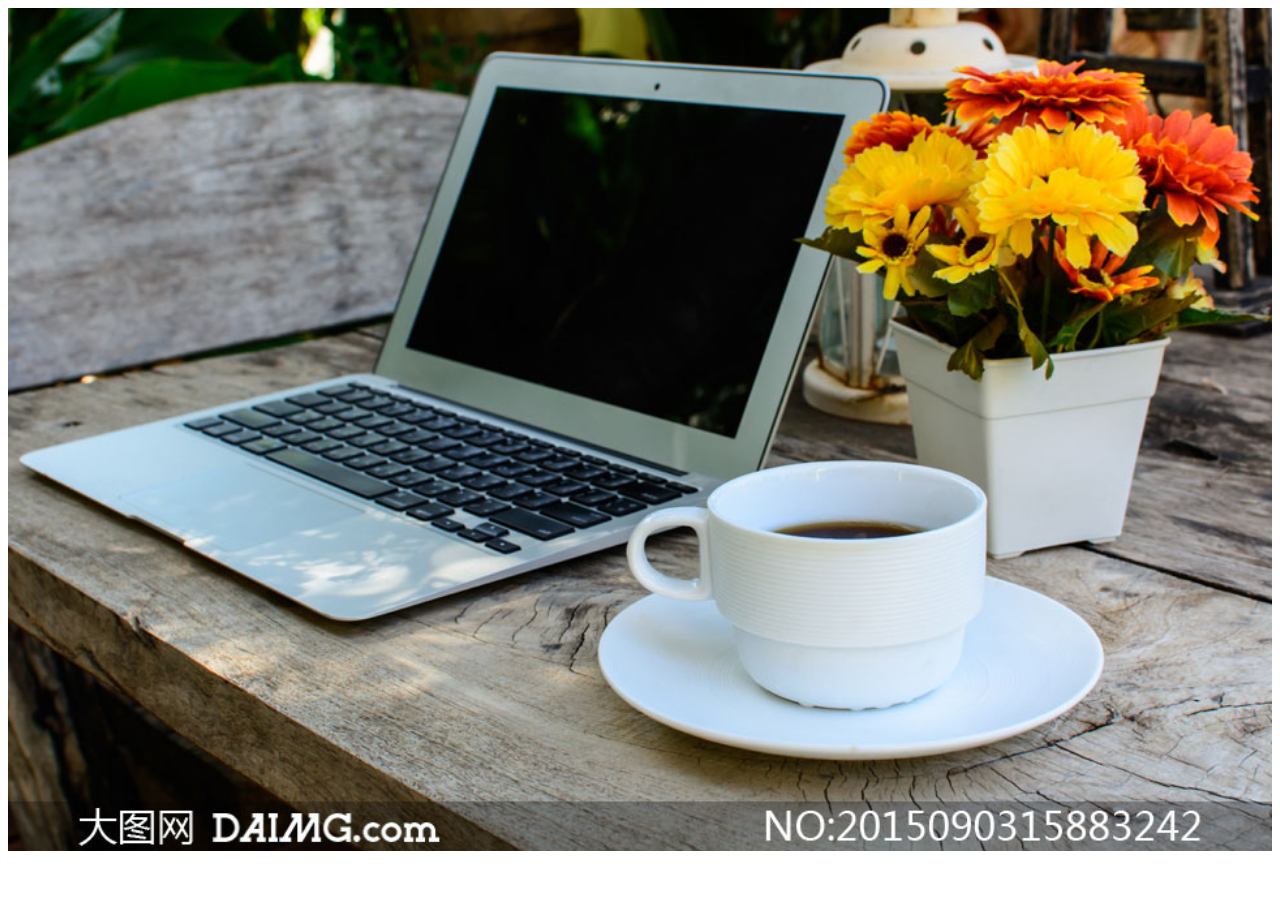
<file: index.html>
<!DOCTYPE html>
<html lang="en">

<head>
    <meta charset="UTF-8">
    <meta name="viewport" content="width=device-width, initial-scale=1.0">
    <title>首页</title>
</head>
<style>
    img {
        width: 100%;
        height: 100%;
    }
</style>

<body>
    <img src="./assets/images/大事件首页.jpg" alt="">
</body>

</html>
</file>
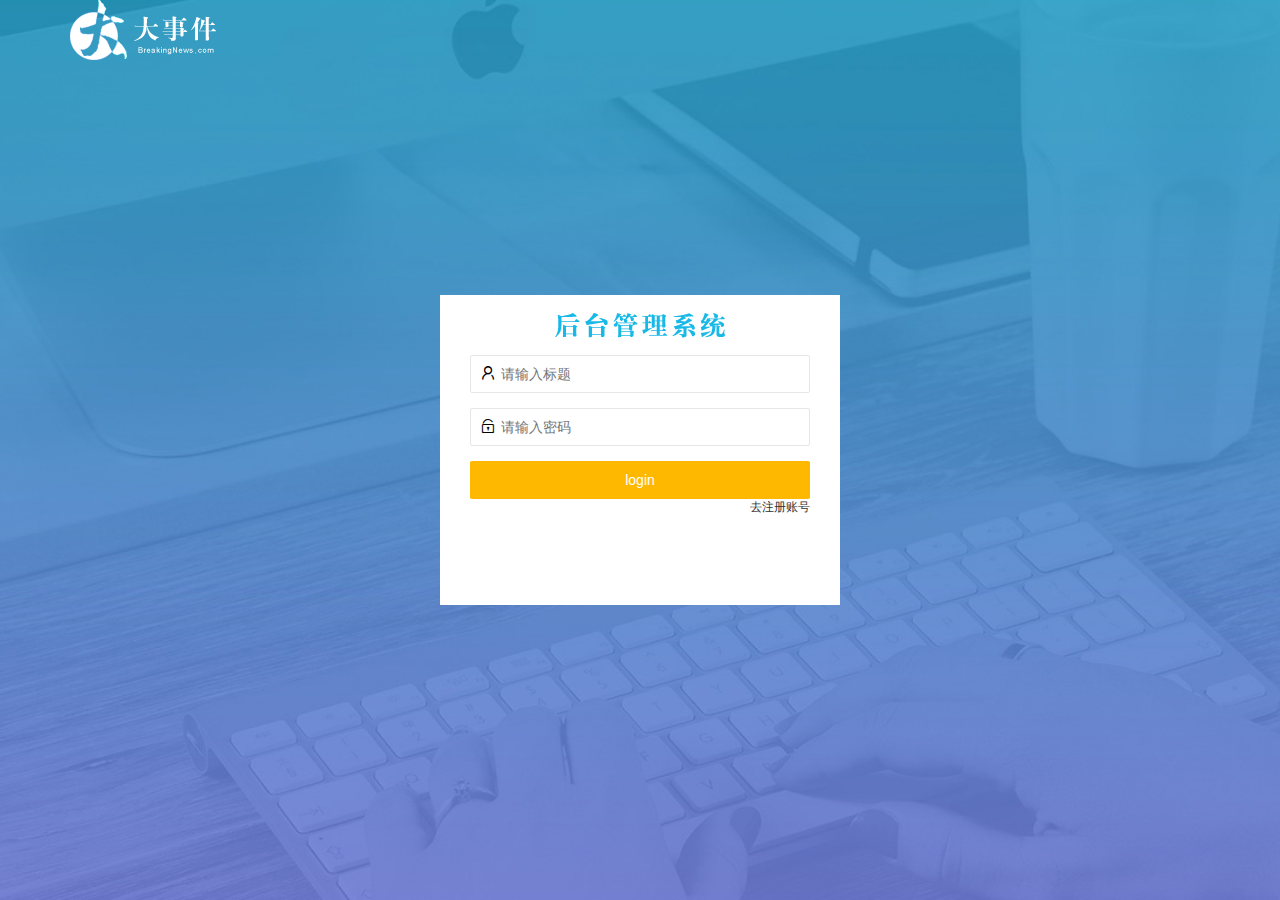
<file: login.html>
<!DOCTYPE html>
<html lang="en">

<head>
    <meta charset="UTF-8">
    <meta name="viewport" content="width=device-width, initial-scale=1.0">
    <title>Document</title>
    <link rel="stylesheet" href="./assets/css/login.css">
    <link rel="stylesheet" href="/assets/lib/layui/css/layui.css">

</head>

<body>
    <div class="layui-main">
        <img src="/assets/images/logo.png" alt="">
    </div>


    <!--登录注册框  -->

    <div class="loginAndRegBox">
        <div class="title-box"></div>
        <!-- 登录的DIV -->
        <div class="login-box">
            <form class="layui-form" id="formlogin">
                <div class="layui-form-item">
                    <i class="layui-icon layui-icon-username"></i>
                    <!-- 用户名 -->

                    <input type="text" name="username" required lay-verify="required" placeholder="请输入标题"
                        autocomplete="off" class="layui-input">
                </div>

                <!-- 请输入密码 -->

                <div class="layui-form-item">
                    <i class="layui-icon layui-icon-password"></i>


                    <input type="password" name="password" required lay-verify="required|pwd" placeholder="请输入密码"
                        autocomplete="off" class="layui-input">
                </div>

                <!-- 登录按钮 -->

                <button class="layui-btn layui-btn-fluid layui-btn-warm" lay-submit>
                    login
                </button>

                <!-- 超链接 -->
                <div class="layui-form-item links"><a href="javascript:;" id="link_reg">去注册账号</a> </div>


            </form>





        </div>
        <!-- 注册表单 -->
        <div class="reg-box">


            <form class="layui-form" action="" id="regForm">
                <div class="layui-form-item">
                    <i class="layui-icon layui-icon-username"></i>


                    <input type="text" name="username" required lay-verify="required" placeholder="请输入标题"
                        autocomplete="off" class="layui-input">
                </div>

                <!-- 请输入密码 -->


                <div class="layui-form-item">
                    <i class="layui-icon layui-icon-password"></i>


                    <input type="password" name="password" required lay-verify="required|pwd" placeholder="请输入密码"
                        autocomplete="off" class="layui-input">
                </div>

                <!-- 确认密码 -->

                <div class="layui-form-item">
                    <i class="layui-icon layui-icon-password"></i>


                    <input type="password" name="repassword" required lay-verify="required|pwd|repwd"
                        placeholder="再次确认密码" autocomplete="off" class="layui-input">
                </div>

                <!-- 登录按钮 -->

                <button class="layui-btn layui-btn-fluid layui-btn-warm" lay-submit>
                    注册
                </button>

                <!-- 超链接 -->
                <div class="layui-form-item links"><a href="javascript:;" id="link_login">去登录</a> </div>


            </form>

        </div>
    </div>
    <!-- 导入layui的js -->
    <script src="./assets/lib/layui/layui.all.js"></script>

    <script src="./assets/lib/jquery.js"></script>

    <script src="./assets/js/baseApi.js"></script>

    <script src="./assets/js/login.js"></script>
</body>

</html>
</file>
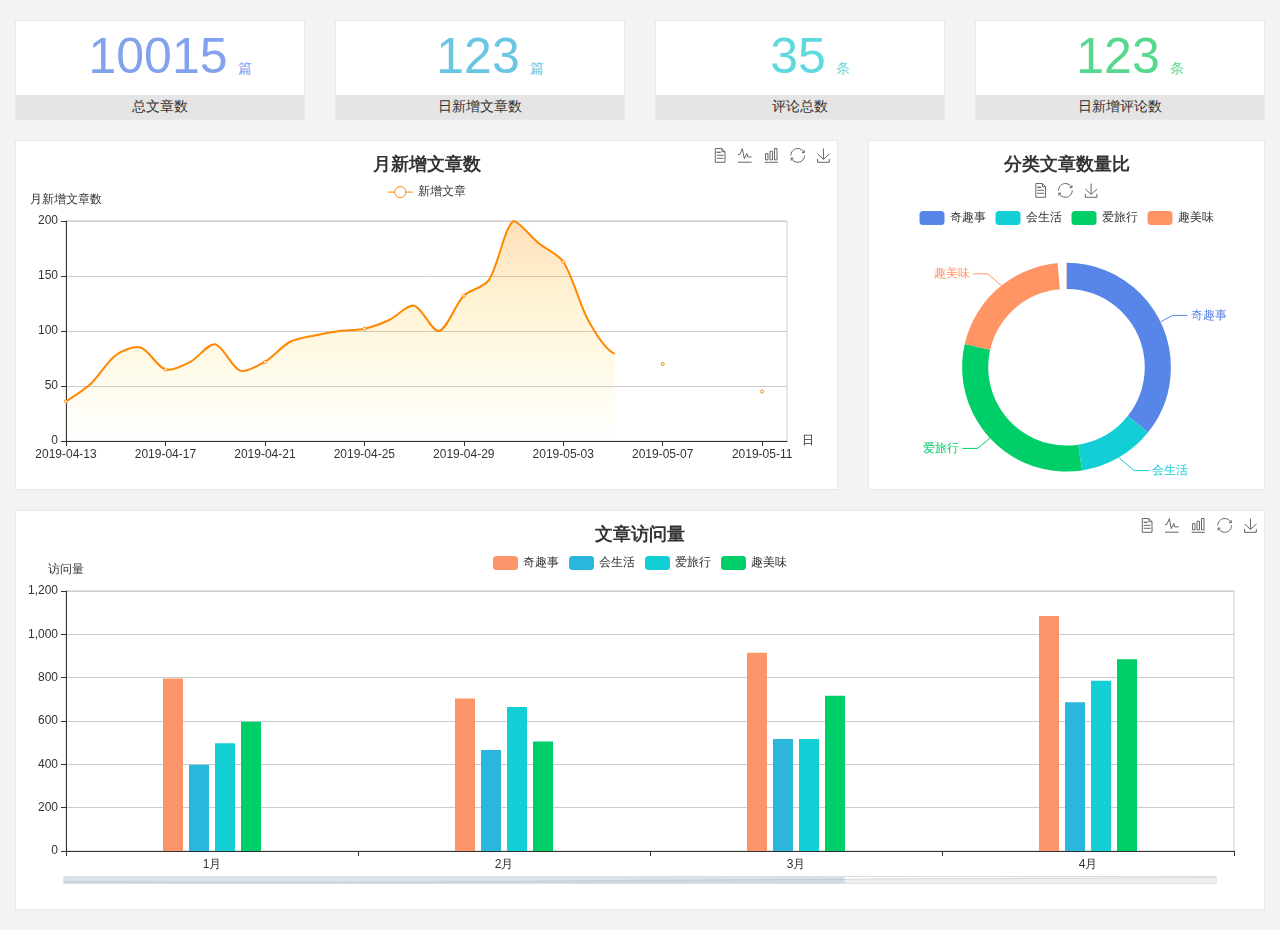
<file: home/dashboard.html>
<!DOCTYPE html>
<html lang="en">

<head>
  <meta charset="UTF-8">
  <meta name="viewport" content="width=device-width, initial-scale=1.0">
  <meta http-equiv="X-UA-Compatible" content="ie=edge">
  <title>图表统计</title>
  <link rel="stylesheet" href="../../assets/lib/bootstrap.css" />
  <link rel="stylesheet" href="../../assets/lib/main.css" />
  <script src="../../assets/lib/jquery.js"></script>
  <script type="text/javascript" src="../../assets/lib/echarts.min.js"></script>
</head>

<body>
  <div class="container-fluid">
    <div class="row spannel_list">
      <div class="col-sm-3 col-xs-6">
        <div class="spannel">
          <em>10015</em><span>篇</span>
          <b>总文章数</b>
        </div>
      </div>
      <div class="col-sm-3 col-xs-6">
        <div class="spannel scolor01">
          <em>123</em><span>篇</span>
          <b>日新增文章数</b>
        </div>
      </div>
      <div class="col-sm-3 col-xs-6">
        <div class="spannel scolor02">
          <em>35</em><span>条</span>
          <b>评论总数</b>
        </div>
      </div>
      <div class="col-sm-3 col-xs-6">
        <div class="spannel scolor03">
          <em>123</em><span>条</span>
          <b>日新增评论数</b>
        </div>
      </div>
    </div>
  </div>

  <div class="container-fluid">
    <div class="row curve-pie">
      <div class="col-lg-8 col-md-8">
        <div class="gragh_pannel" id="curve_show"></div>
      </div>
      <div class="col-lg-4 col-md-4">
        <div class="gragh_pannel" id="pie_show"></div>
      </div>
    </div>
  </div>

  <div class="container-fluid">
    <div class="column_pannel" id="column_show"></div>
  </div>

  <script>
    var oChart = echarts.init(document.getElementById('curve_show'));
    var aList_all = [
      { 'count': 36, 'date': '2019-04-13' },
      { 'count': 52, 'date': '2019-04-14' },
      { 'count': 78, 'date': '2019-04-15' },
      { 'count': 85, 'date': '2019-04-16' },
      { 'count': 65, 'date': '2019-04-17' },
      { 'count': 72, 'date': '2019-04-18' },
      { 'count': 88, 'date': '2019-04-19' },
      { 'count': 64, 'date': '2019-04-20' },
      { 'count': 72, 'date': '2019-04-21' },
      { 'count': 90, 'date': '2019-04-22' },
      { 'count': 96, 'date': '2019-04-23' },
      { 'count': 100, 'date': '2019-04-24' },
      { 'count': 102, 'date': '2019-04-25' },
      { 'count': 110, 'date': '2019-04-26' },
      { 'count': 123, 'date': '2019-04-27' },
      { 'count': 100, 'date': '2019-04-28' },
      { 'count': 132, 'date': '2019-04-29' },
      { 'count': 146, 'date': '2019-04-30' },
      { 'count': 200, 'date': '2019-05-01' },
      { 'count': 180, 'date': '2019-05-02' },
      { 'count': 163, 'date': '2019-05-03' },
      { 'count': 110, 'date': '2019-05-04' },
      { 'count': 80, 'date': '2019-05-05' },
      { 'count': 82, 'date': '2019-05-06' },
      { 'count': 70, 'date': '2019-05-07' },
      { 'count': 65, 'date': '2019-05-08' },
      { 'count': 54, 'date': '2019-05-09' },
      { 'count': 40, 'date': '2019-05-10' },
      { 'count': 45, 'date': '2019-05-11' },
      { 'count': 38, 'date': '2019-05-12' },
    ];

    let aCount = [];
    let aDate = [];

    for (var i = 0; i < aList_all.length; i++) {
      aCount.push(aList_all[i].count);
      aDate.push(aList_all[i].date);
    }

    var chartopt = {
      title: {
        text: '月新增文章数',
        left: 'center',
        top: '10'
      },
      tooltip: {
        trigger: 'axis'
      },
      legend: {
        data: ['新增文章'],
        top: '40'
      },
      toolbox: {
        show: true,
        feature: {
          mark: { show: true },
          dataView: { show: true, readOnly: false },
          magicType: { show: true, type: ['line', 'bar'] },
          restore: { show: true },
          saveAsImage: { show: true }
        }
      },
      calculable: true,
      xAxis: [
        {
          name: '日',
          type: 'category',
          boundaryGap: false,
          data: aDate
        }
      ],
      yAxis: [
        {
          name: '月新增文章数',
          type: 'value'
        }
      ],
      series: [
        {
          name: '新增文章',
          type: 'line',
          smooth: true,
          itemStyle: { normal: { areaStyle: { type: 'default' }, color: '#f80' }, lineStyle: { color: '#f80' } },
          data: aCount
        }],
      areaStyle: {
        normal: {
          color: new echarts.graphic.LinearGradient(0, 0, 0, 1, [{
            offset: 0,
            color: 'rgba(255,136,0,0.39)'
          }, {
            offset: .34,
            color: 'rgba(255,180,0,0.25)'
          }, {
            offset: 1,
            color: 'rgba(255,222,0,0.00)'
          }])

        }
      },
      grid: {
        show: true,
        x: 50,
        x2: 50,
        y: 80,
        height: 220
      }
    };

    oChart.setOption(chartopt);


    var oPie = echarts.init(document.getElementById('pie_show'));
    var oPieopt =
    {
      title: {
        top: 10,
        text: '分类文章数量比',
        x: 'center'
      },
      tooltip: {
        trigger: 'item',
        formatter: "{a} <br/>{b} : {c} ({d}%)"
      },
      color: ['#5885e8', '#13cfd5', '#00ce68', '#ff9565'],
      legend: {
        x: 'center',
        top: 65,
        data: ['奇趣事', '会生活', '爱旅行', '趣美味']
      },
      toolbox: {
        show: true,
        x: 'center',
        top: 35,
        feature: {
          mark: { show: true },
          dataView: { show: true, readOnly: false },
          magicType: {
            show: true,
            type: ['pie', 'funnel'],
            option: {
              funnel: {
                x: '25%',
                width: '50%',
                funnelAlign: 'left',
                max: 1548
              }
            }
          },
          restore: { show: true },
          saveAsImage: { show: true }
        }
      },
      calculable: true,
      series: [
        {
          name: '访问来源',
          type: 'pie',
          radius: ['45%', '60%'],
          center: ['50%', '65%'],
          data: [
            { value: 300, name: '奇趣事' },
            { value: 100, name: '会生活' },
            { value: 260, name: '爱旅行' },
            { value: 180, name: '趣美味' }
          ]
        }
      ]
    };
    oPie.setOption(oPieopt);



    var oColumn = this.echarts.init(document.getElementById('column_show'));
    var oColumnopt =
    {
      title: {
        text: '文章访问量',
        left: 'center',
        top: '10'
      },
      tooltip: {
        trigger: 'axis'
      },
      legend: {
        data: ['奇趣事', '会生活', '爱旅行', '趣美味'],
        top: '40'
      },
      toolbox: {
        show: true,
        feature: {
          mark: { show: true },
          dataView: { show: true, readOnly: false },
          magicType: { show: true, type: ['line', 'bar'] },
          restore: { show: true },
          saveAsImage: { show: true }
        }
      },
      calculable: true,
      xAxis: [
        {
          type: 'category',
          data: ['1月', '2月', '3月', '4月', '5月']
        }
      ],
      yAxis: [
        {
          name: '访问量',
          type: 'value'
        }
      ],
      series: [
        {
          name: '奇趣事',
          type: 'bar',
          barWidth: 20,
          itemStyle: {
            normal: { areaStyle: { type: 'default' }, color: '#fd956a' }
          },
          data: [800, 708, 920, 1090, 1200]
        },
        {
          name: '会生活',
          type: 'bar',
          barWidth: 20,
          itemStyle: {
            normal: { areaStyle: { type: 'default' }, color: '#2bb6db' }
          },
          data: [400, 468, 520, 690, 800]
        },
        {
          name: '爱旅行',
          type: 'bar',
          barWidth: 20,
          itemStyle: {
            normal: { areaStyle: { type: 'default' }, color: '#13cfd5' }
          },
          data: [500, 668, 520, 790, 900]
        },
        {
          name: '趣美味',
          type: 'bar',
          barWidth: 20,
          itemStyle: {
            normal: { areaStyle: { type: 'default' }, color: '#00ce68' }
          },
          data: [600, 508, 720, 890, 1000]
        }
      ],
      grid: {
        show: true,
        x: 50,
        x2: 30,
        y: 80,
        height: 260
      },
      dataZoom: [//给x轴设置滚动条
        {
          start: 0,//默认为0
          end: 100 - 1000 / 31,//默认为100
          type: 'slider',
          show: true,
          xAxisIndex: [0],
          handleSize: 0,//滑动条的 左右2个滑动条的大小
          height: 8,//组件高度
          left: 45, //左边的距离
          right: 50,//右边的距离
          bottom: 26,//右边的距离
          handleColor: '#ddd',//h滑动图标的颜色
          handleStyle: {
            borderColor: "#cacaca",
            borderWidth: "1",
            shadowBlur: 2,
            background: "#ddd",
            shadowColor: "#ddd",
          }
        }]
    };
    oColumn.setOption(oColumnopt);
  </script>
</body>

</html>
</file>
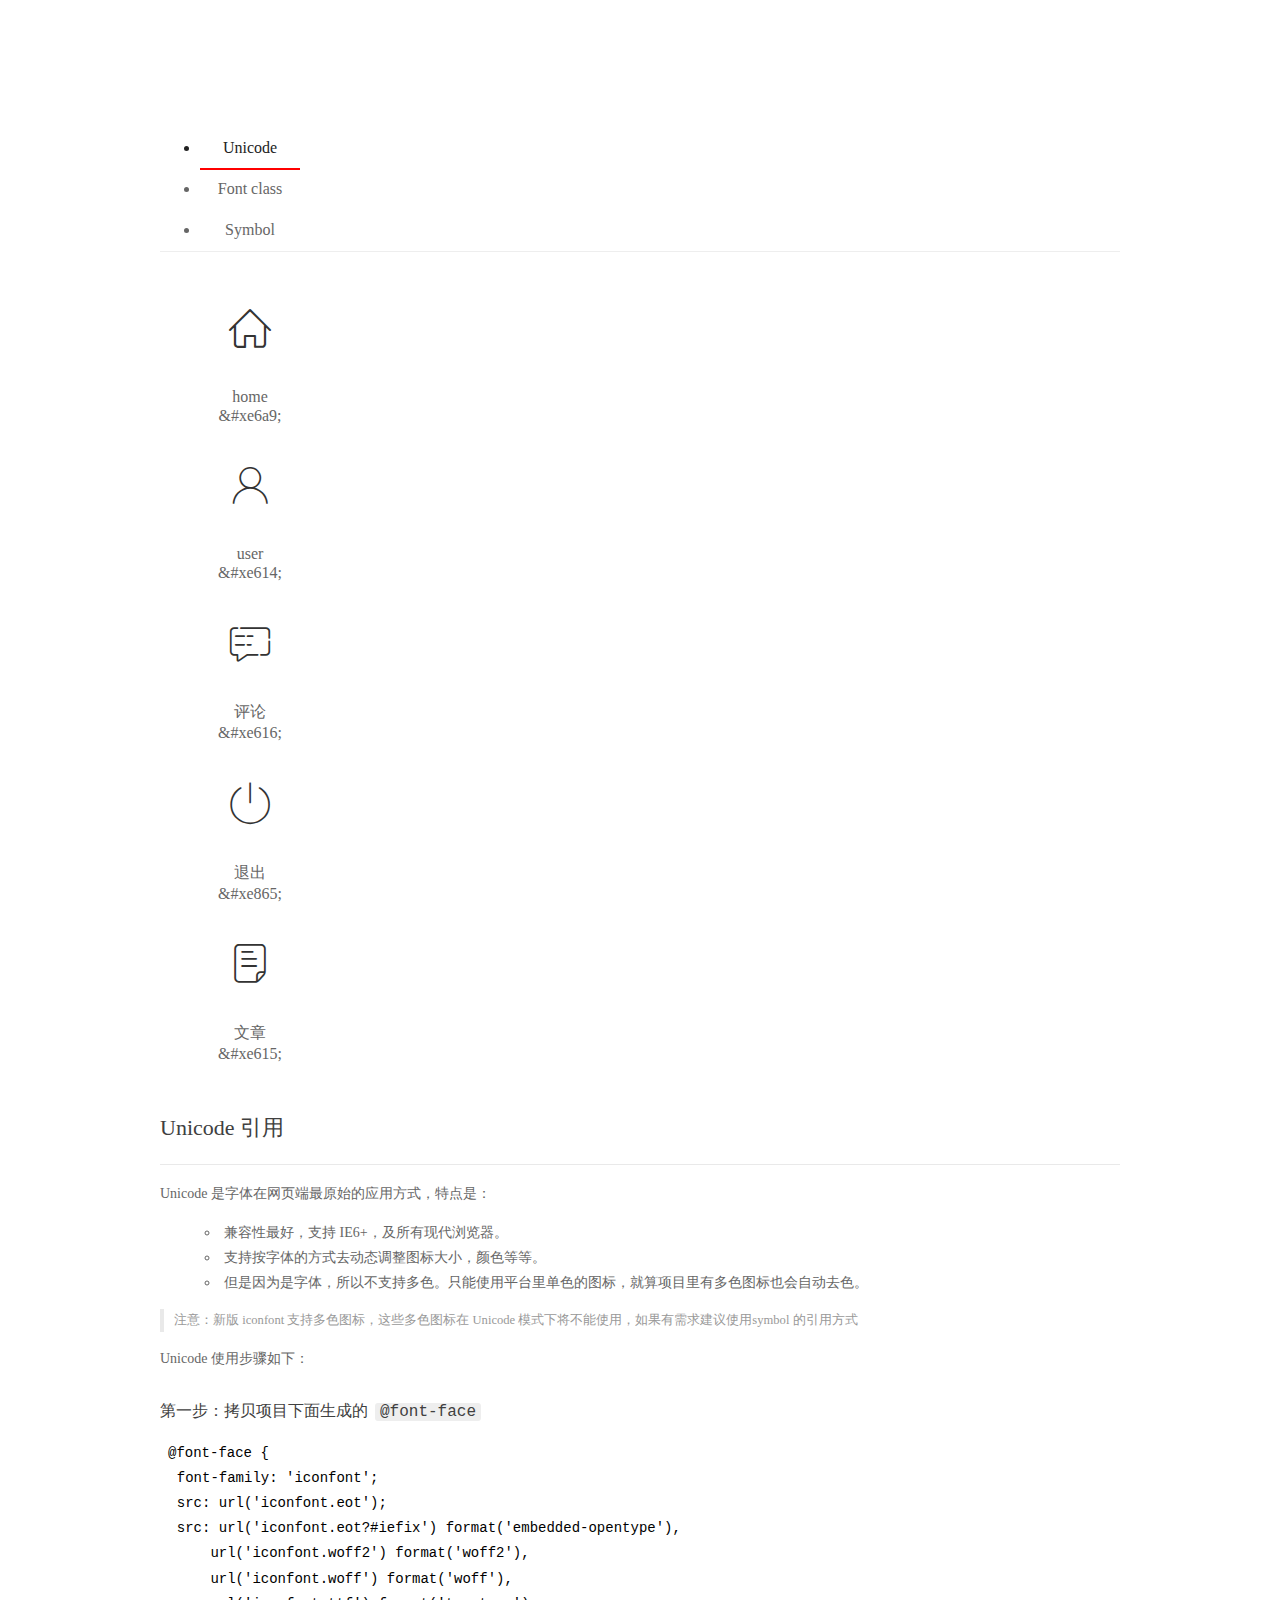
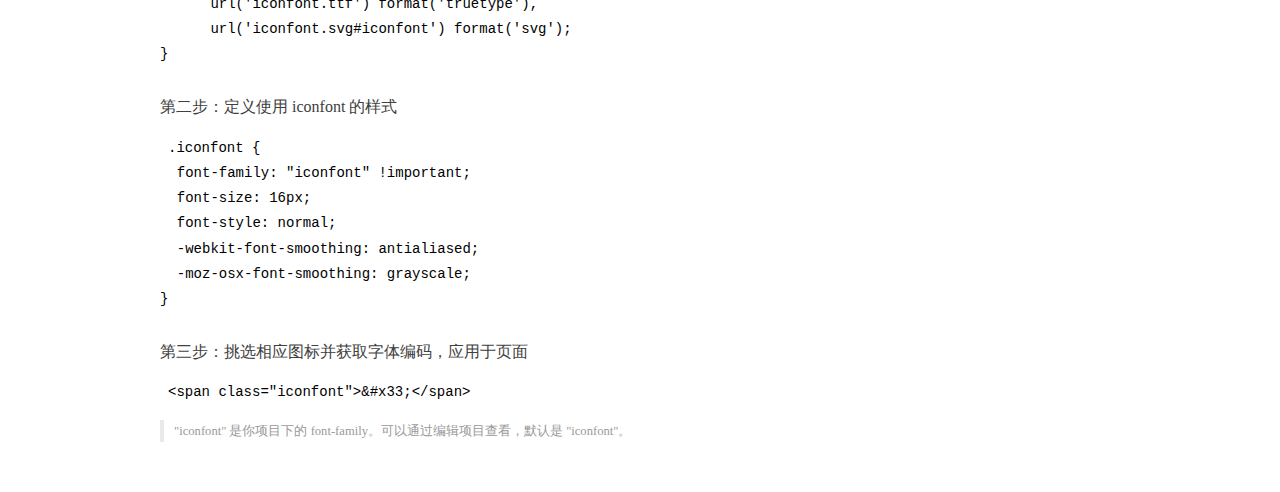
<file: assets/fonts/demo_index.html>
<!DOCTYPE html>
<html>
<head>
  <meta charset="utf-8"/>
  <title>IconFont Demo</title>
  <link rel="shortcut icon" href="https://gtms04.alicdn.com/tps/i4/TB1_oz6GVXXXXaFXpXXJDFnIXXX-64-64.ico" type="image/x-icon"/>
  <link rel="stylesheet" href="https://g.alicdn.com/thx/cube/1.3.2/cube.min.css">
  <link rel="stylesheet" href="demo.css">
  <link rel="stylesheet" href="iconfont.css">
  <script src="iconfont.js"></script>
  <!-- jQuery -->
  <script src="https://a1.alicdn.com/oss/uploads/2018/12/26/7bfddb60-08e8-11e9-9b04-53e73bb6408b.js"></script>
  <!-- 代码高亮 -->
  <script src="https://a1.alicdn.com/oss/uploads/2018/12/26/a3f714d0-08e6-11e9-8a15-ebf944d7534c.js"></script>
</head>
<body>
  <div class="main">
    <h1 class="logo"><a href="https://www.iconfont.cn/" title="iconfont 首页" target="_blank">&#xe86b;</a></h1>
    <div class="nav-tabs">
      <ul id="tabs" class="dib-box">
        <li class="dib active"><span>Unicode</span></li>
        <li class="dib"><span>Font class</span></li>
        <li class="dib"><span>Symbol</span></li>
      </ul>
      
    </div>
    <div class="tab-container">
      <div class="content unicode" style="display: block;">
          <ul class="icon_lists dib-box">
          
            <li class="dib">
              <span class="icon iconfont">&#xe6a9;</span>
                <div class="name">home</div>
                <div class="code-name">&amp;#xe6a9;</div>
              </li>
          
            <li class="dib">
              <span class="icon iconfont">&#xe614;</span>
                <div class="name">user</div>
                <div class="code-name">&amp;#xe614;</div>
              </li>
          
            <li class="dib">
              <span class="icon iconfont">&#xe616;</span>
                <div class="name">评论</div>
                <div class="code-name">&amp;#xe616;</div>
              </li>
          
            <li class="dib">
              <span class="icon iconfont">&#xe865;</span>
                <div class="name">退出</div>
                <div class="code-name">&amp;#xe865;</div>
              </li>
          
            <li class="dib">
              <span class="icon iconfont">&#xe615;</span>
                <div class="name">文章</div>
                <div class="code-name">&amp;#xe615;</div>
              </li>
          
          </ul>
          <div class="article markdown">
          <h2 id="unicode-">Unicode 引用</h2>
          <hr>

          <p>Unicode 是字体在网页端最原始的应用方式，特点是：</p>
          <ul>
            <li>兼容性最好，支持 IE6+，及所有现代浏览器。</li>
            <li>支持按字体的方式去动态调整图标大小，颜色等等。</li>
            <li>但是因为是字体，所以不支持多色。只能使用平台里单色的图标，就算项目里有多色图标也会自动去色。</li>
          </ul>
          <blockquote>
            <p>注意：新版 iconfont 支持多色图标，这些多色图标在 Unicode 模式下将不能使用，如果有需求建议使用symbol 的引用方式</p>
          </blockquote>
          <p>Unicode 使用步骤如下：</p>
          <h3 id="-font-face">第一步：拷贝项目下面生成的 <code>@font-face</code></h3>
<pre><code class="language-css"
>@font-face {
  font-family: 'iconfont';
  src: url('iconfont.eot');
  src: url('iconfont.eot?#iefix') format('embedded-opentype'),
      url('iconfont.woff2') format('woff2'),
      url('iconfont.woff') format('woff'),
      url('iconfont.ttf') format('truetype'),
      url('iconfont.svg#iconfont') format('svg');
}
</code></pre>
          <h3 id="-iconfont-">第二步：定义使用 iconfont 的样式</h3>
<pre><code class="language-css"
>.iconfont {
  font-family: "iconfont" !important;
  font-size: 16px;
  font-style: normal;
  -webkit-font-smoothing: antialiased;
  -moz-osx-font-smoothing: grayscale;
}
</code></pre>
          <h3 id="-">第三步：挑选相应图标并获取字体编码，应用于页面</h3>
<pre>
<code class="language-html"
>&lt;span class="iconfont"&gt;&amp;#x33;&lt;/span&gt;
</code></pre>
          <blockquote>
            <p>"iconfont" 是你项目下的 font-family。可以通过编辑项目查看，默认是 "iconfont"。</p>
          </blockquote>
          </div>
      </div>
      <div class="content font-class">
        <ul class="icon_lists dib-box">
          
          <li class="dib">
            <span class="icon iconfont icon-home"></span>
            <div class="name">
              home
            </div>
            <div class="code-name">.icon-home
            </div>
          </li>
          
          <li class="dib">
            <span class="icon iconfont icon-user"></span>
            <div class="name">
              user
            </div>
            <div class="code-name">.icon-user
            </div>
          </li>
          
          <li class="dib">
            <span class="icon iconfont icon-pinglun"></span>
            <div class="name">
              评论
            </div>
            <div class="code-name">.icon-pinglun
            </div>
          </li>
          
          <li class="dib">
            <span class="icon iconfont icon-tuichu"></span>
            <div class="name">
              退出
            </div>
            <div class="code-name">.icon-tuichu
            </div>
          </li>
          
          <li class="dib">
            <span class="icon iconfont icon-16"></span>
            <div class="name">
              文章
            </div>
            <div class="code-name">.icon-16
            </div>
          </li>
          
        </ul>
        <div class="article markdown">
        <h2 id="font-class-">font-class 引用</h2>
        <hr>

        <p>font-class 是 Unicode 使用方式的一种变种，主要是解决 Unicode 书写不直观，语意不明确的问题。</p>
        <p>与 Unicode 使用方式相比，具有如下特点：</p>
        <ul>
          <li>兼容性良好，支持 IE8+，及所有现代浏览器。</li>
          <li>相比于 Unicode 语意明确，书写更直观。可以很容易分辨这个 icon 是什么。</li>
          <li>因为使用 class 来定义图标，所以当要替换图标时，只需要修改 class 里面的 Unicode 引用。</li>
          <li>不过因为本质上还是使用的字体，所以多色图标还是不支持的。</li>
        </ul>
        <p>使用步骤如下：</p>
        <h3 id="-fontclass-">第一步：引入项目下面生成的 fontclass 代码：</h3>
<pre><code class="language-html">&lt;link rel="stylesheet" href="./iconfont.css"&gt;
</code></pre>
        <h3 id="-">第二步：挑选相应图标并获取类名，应用于页面：</h3>
<pre><code class="language-html">&lt;span class="iconfont icon-xxx"&gt;&lt;/span&gt;
</code></pre>
        <blockquote>
          <p>"
            iconfont" 是你项目下的 font-family。可以通过编辑项目查看，默认是 "iconfont"。</p>
        </blockquote>
      </div>
      </div>
      <div class="content symbol">
          <ul class="icon_lists dib-box">
          
            <li class="dib">
                <svg class="icon svg-icon" aria-hidden="true">
                  <use xlink:href="#icon-home"></use>
                </svg>
                <div class="name">home</div>
                <div class="code-name">#icon-home</div>
            </li>
          
            <li class="dib">
                <svg class="icon svg-icon" aria-hidden="true">
                  <use xlink:href="#icon-user"></use>
                </svg>
                <div class="name">user</div>
                <div class="code-name">#icon-user</div>
            </li>
          
            <li class="dib">
                <svg class="icon svg-icon" aria-hidden="true">
                  <use xlink:href="#icon-pinglun"></use>
                </svg>
                <div class="name">评论</div>
                <div class="code-name">#icon-pinglun</div>
            </li>
          
            <li class="dib">
                <svg class="icon svg-icon" aria-hidden="true">
                  <use xlink:href="#icon-tuichu"></use>
                </svg>
                <div class="name">退出</div>
                <div class="code-name">#icon-tuichu</div>
            </li>
          
            <li class="dib">
                <svg class="icon svg-icon" aria-hidden="true">
                  <use xlink:href="#icon-16"></use>
                </svg>
                <div class="name">文章</div>
                <div class="code-name">#icon-16</div>
            </li>
          
          </ul>
          <div class="article markdown">
          <h2 id="symbol-">Symbol 引用</h2>
          <hr>

          <p>这是一种全新的使用方式，应该说这才是未来的主流，也是平台目前推荐的用法。相关介绍可以参考这篇<a href="">文章</a>
            这种用法其实是做了一个 SVG 的集合，与另外两种相比具有如下特点：</p>
          <ul>
            <li>支持多色图标了，不再受单色限制。</li>
            <li>通过一些技巧，支持像字体那样，通过 <code>font-size</code>, <code>color</code> 来调整样式。</li>
            <li>兼容性较差，支持 IE9+，及现代浏览器。</li>
            <li>浏览器渲染 SVG 的性能一般，还不如 png。</li>
          </ul>
          <p>使用步骤如下：</p>
          <h3 id="-symbol-">第一步：引入项目下面生成的 symbol 代码：</h3>
<pre><code class="language-html">&lt;script src="./iconfont.js"&gt;&lt;/script&gt;
</code></pre>
          <h3 id="-css-">第二步：加入通用 CSS 代码（引入一次就行）：</h3>
<pre><code class="language-html">&lt;style&gt;
.icon {
  width: 1em;
  height: 1em;
  vertical-align: -0.15em;
  fill: currentColor;
  overflow: hidden;
}
&lt;/style&gt;
</code></pre>
          <h3 id="-">第三步：挑选相应图标并获取类名，应用于页面：</h3>
<pre><code class="language-html">&lt;svg class="icon" aria-hidden="true"&gt;
  &lt;use xlink:href="#icon-xxx"&gt;&lt;/use&gt;
&lt;/svg&gt;
</code></pre>
          </div>
      </div>

    </div>
  </div>
  <script>
  $(document).ready(function () {
      $('.tab-container .content:first').show()

      $('#tabs li').click(function (e) {
        var tabContent = $('.tab-container .content')
        var index = $(this).index()

        if ($(this).hasClass('active')) {
          return
        } else {
          $('#tabs li').removeClass('active')
          $(this).addClass('active')

          tabContent.hide().eq(index).fadeIn()
        }
      })
    })
  </script>
</body>
</html>
</file>
<file: assets/css/login.css>
html, body {
    margin: 0;
    padding: 0;
    height: 100%;
    width: 100%;
    background-color: #0094ff;
    background: url(../images/login_bg.jpg) no-repeat center;
    background-size: cover;
}

.loginAndRegBox {
    width: 400px;
    height: 310px;
    background-color: #fff;
    position: absolute;
    left: 50%;
    top: 50%;
    transform: translate(-50%, -50%);
}

.title-box {
    height: 60px;
    /* background: url('/assets/images/login_title.png') no-repeat center; */
    background: url('/assets/images/login_title.png') no-repeat center;
}

a {
    text-decoration: none;
}

.reg-box {
    display: none;
}

.layui-form {
    padding: 0 30px;
}

.links {
    display: flex;
    justify-content: flex-end;
}

.links a {
    font-size: 12px;
}

.layui-form-item {
    position: relative;
}

.layui-form-item .layui-icon {
    position: absolute;
    left: 10px;
    top: 10px;
}

.layui-input {
    padding-left: 30px!important;
}
</file>
<file: assets/lib/layui/css/layui.css>
/** layui-v2.5.5 MIT License By https://www.layui.com */
 .layui-inline,img{display:inline-block;vertical-align:middle}h1,h2,h3,h4,h5,h6{font-weight:400}.layui-edge,.layui-header,.layui-inline,.layui-main{position:relative}.layui-body,.layui-edge,.layui-elip{overflow:hidden}.layui-btn,.layui-edge,.layui-inline,img{vertical-align:middle}.layui-btn,.layui-disabled,.layui-icon,.layui-unselect{-moz-user-select:none;-webkit-user-select:none;-ms-user-select:none}.layui-elip,.layui-form-checkbox span,.layui-form-pane .layui-form-label{text-overflow:ellipsis;white-space:nowrap}.layui-breadcrumb,.layui-tree-btnGroup{visibility:hidden}blockquote,body,button,dd,div,dl,dt,form,h1,h2,h3,h4,h5,h6,input,li,ol,p,pre,td,textarea,th,ul{margin:0;padding:0;-webkit-tap-highlight-color:rgba(0,0,0,0)}a:active,a:hover{outline:0}img{border:none}li{list-style:none}table{border-collapse:collapse;border-spacing:0}h4,h5,h6{font-size:100%}button,input,optgroup,option,select,textarea{font-family:inherit;font-size:inherit;font-style:inherit;font-weight:inherit;outline:0}pre{white-space:pre-wrap;white-space:-moz-pre-wrap;white-space:-pre-wrap;white-space:-o-pre-wrap;word-wrap:break-word}body{line-height:24px;font:14px Helvetica Neue,Helvetica,PingFang SC,Tahoma,Arial,sans-serif}hr{height:1px;margin:10px 0;border:0;clear:both}a{color:#333;text-decoration:none}a:hover{color:#777}a cite{font-style:normal;*cursor:pointer}.layui-border-box,.layui-border-box *{box-sizing:border-box}.layui-box,.layui-box *{box-sizing:content-box}.layui-clear{clear:both;*zoom:1}.layui-clear:after{content:'\20';clear:both;*zoom:1;display:block;height:0}.layui-inline{*display:inline;*zoom:1}.layui-edge{display:inline-block;width:0;height:0;border-width:6px;border-style:dashed;border-color:transparent}.layui-edge-top{top:-4px;border-bottom-color:#999;border-bottom-style:solid}.layui-edge-right{border-left-color:#999;border-left-style:solid}.layui-edge-bottom{top:2px;border-top-color:#999;border-top-style:solid}.layui-edge-left{border-right-color:#999;border-right-style:solid}.layui-disabled,.layui-disabled:hover{color:#d2d2d2!important;cursor:not-allowed!important}.layui-circle{border-radius:100%}.layui-show{display:block!important}.layui-hide{display:none!important}@font-face{font-family:layui-icon;src:url(../font/iconfont.eot?v=250);src:url(../font/iconfont.eot?v=250#iefix) format('embedded-opentype'),url(../font/iconfont.woff2?v=250) format('woff2'),url(../font/iconfont.woff?v=250) format('woff'),url(../font/iconfont.ttf?v=250) format('truetype'),url(../font/iconfont.svg?v=250#layui-icon) format('svg')}.layui-icon{font-family:layui-icon!important;font-size:16px;font-style:normal;-webkit-font-smoothing:antialiased;-moz-osx-font-smoothing:grayscale}.layui-icon-reply-fill:before{content:"\e611"}.layui-icon-set-fill:before{content:"\e614"}.layui-icon-menu-fill:before{content:"\e60f"}.layui-icon-search:before{content:"\e615"}.layui-icon-share:before{content:"\e641"}.layui-icon-set-sm:before{content:"\e620"}.layui-icon-engine:before{content:"\e628"}.layui-icon-close:before{content:"\1006"}.layui-icon-close-fill:before{content:"\1007"}.layui-icon-chart-screen:before{content:"\e629"}.layui-icon-star:before{content:"\e600"}.layui-icon-circle-dot:before{content:"\e617"}.layui-icon-chat:before{content:"\e606"}.layui-icon-release:before{content:"\e609"}.layui-icon-list:before{content:"\e60a"}.layui-icon-chart:before{content:"\e62c"}.layui-icon-ok-circle:before{content:"\1005"}.layui-icon-layim-theme:before{content:"\e61b"}.layui-icon-table:before{content:"\e62d"}.layui-icon-right:before{content:"\e602"}.layui-icon-left:before{content:"\e603"}.layui-icon-cart-simple:before{content:"\e698"}.layui-icon-face-cry:before{content:"\e69c"}.layui-icon-face-smile:before{content:"\e6af"}.layui-icon-survey:before{content:"\e6b2"}.layui-icon-tree:before{content:"\e62e"}.layui-icon-upload-circle:before{content:"\e62f"}.layui-icon-add-circle:before{content:"\e61f"}.layui-icon-download-circle:before{content:"\e601"}.layui-icon-templeate-1:before{content:"\e630"}.layui-icon-util:before{content:"\e631"}.layui-icon-face-surprised:before{content:"\e664"}.layui-icon-edit:before{content:"\e642"}.layui-icon-speaker:before{content:"\e645"}.layui-icon-down:before{content:"\e61a"}.layui-icon-file:before{content:"\e621"}.layui-icon-layouts:before{content:"\e632"}.layui-icon-rate-half:before{content:"\e6c9"}.layui-icon-add-circle-fine:before{content:"\e608"}.layui-icon-prev-circle:before{content:"\e633"}.layui-icon-read:before{content:"\e705"}.layui-icon-404:before{content:"\e61c"}.layui-icon-carousel:before{content:"\e634"}.layui-icon-help:before{content:"\e607"}.layui-icon-code-circle:before{content:"\e635"}.layui-icon-water:before{content:"\e636"}.layui-icon-username:before{content:"\e66f"}.layui-icon-find-fill:before{content:"\e670"}.layui-icon-about:before{content:"\e60b"}.layui-icon-location:before{content:"\e715"}.layui-icon-up:before{content:"\e619"}.layui-icon-pause:before{content:"\e651"}.layui-icon-date:before{content:"\e637"}.layui-icon-layim-uploadfile:before{content:"\e61d"}.layui-icon-delete:before{content:"\e640"}.layui-icon-play:before{content:"\e652"}.layui-icon-top:before{content:"\e604"}.layui-icon-friends:before{content:"\e612"}.layui-icon-refresh-3:before{content:"\e9aa"}.layui-icon-ok:before{content:"\e605"}.layui-icon-layer:before{content:"\e638"}.layui-icon-face-smile-fine:before{content:"\e60c"}.layui-icon-dollar:before{content:"\e659"}.layui-icon-group:before{content:"\e613"}.layui-icon-layim-download:before{content:"\e61e"}.layui-icon-picture-fine:before{content:"\e60d"}.layui-icon-link:before{content:"\e64c"}.layui-icon-diamond:before{content:"\e735"}.layui-icon-log:before{content:"\e60e"}.layui-icon-rate-solid:before{content:"\e67a"}.layui-icon-fonts-del:before{content:"\e64f"}.layui-icon-unlink:before{content:"\e64d"}.layui-icon-fonts-clear:before{content:"\e639"}.layui-icon-triangle-r:before{content:"\e623"}.layui-icon-circle:before{content:"\e63f"}.layui-icon-radio:before{content:"\e643"}.layui-icon-align-center:before{content:"\e647"}.layui-icon-align-right:before{content:"\e648"}.layui-icon-align-left:before{content:"\e649"}.layui-icon-loading-1:before{content:"\e63e"}.layui-icon-return:before{content:"\e65c"}.layui-icon-fonts-strong:before{content:"\e62b"}.layui-icon-upload:before{content:"\e67c"}.layui-icon-dialogue:before{content:"\e63a"}.layui-icon-video:before{content:"\e6ed"}.layui-icon-headset:before{content:"\e6fc"}.layui-icon-cellphone-fine:before{content:"\e63b"}.layui-icon-add-1:before{content:"\e654"}.layui-icon-face-smile-b:before{content:"\e650"}.layui-icon-fonts-html:before{content:"\e64b"}.layui-icon-form:before{content:"\e63c"}.layui-icon-cart:before{content:"\e657"}.layui-icon-camera-fill:before{content:"\e65d"}.layui-icon-tabs:before{content:"\e62a"}.layui-icon-fonts-code:before{content:"\e64e"}.layui-icon-fire:before{content:"\e756"}.layui-icon-set:before{content:"\e716"}.layui-icon-fonts-u:before{content:"\e646"}.layui-icon-triangle-d:before{content:"\e625"}.layui-icon-tips:before{content:"\e702"}.layui-icon-picture:before{content:"\e64a"}.layui-icon-more-vertical:before{content:"\e671"}.layui-icon-flag:before{content:"\e66c"}.layui-icon-loading:before{content:"\e63d"}.layui-icon-fonts-i:before{content:"\e644"}.layui-icon-refresh-1:before{content:"\e666"}.layui-icon-rmb:before{content:"\e65e"}.layui-icon-home:before{content:"\e68e"}.layui-icon-user:before{content:"\e770"}.layui-icon-notice:before{content:"\e667"}.layui-icon-login-weibo:before{content:"\e675"}.layui-icon-voice:before{content:"\e688"}.layui-icon-upload-drag:before{content:"\e681"}.layui-icon-login-qq:before{content:"\e676"}.layui-icon-snowflake:before{content:"\e6b1"}.layui-icon-file-b:before{content:"\e655"}.layui-icon-template:before{content:"\e663"}.layui-icon-auz:before{content:"\e672"}.layui-icon-console:before{content:"\e665"}.layui-icon-app:before{content:"\e653"}.layui-icon-prev:before{content:"\e65a"}.layui-icon-website:before{content:"\e7ae"}.layui-icon-next:before{content:"\e65b"}.layui-icon-component:before{content:"\e857"}.layui-icon-more:before{content:"\e65f"}.layui-icon-login-wechat:before{content:"\e677"}.layui-icon-shrink-right:before{content:"\e668"}.layui-icon-spread-left:before{content:"\e66b"}.layui-icon-camera:before{content:"\e660"}.layui-icon-note:before{content:"\e66e"}.layui-icon-refresh:before{content:"\e669"}.layui-icon-female:before{content:"\e661"}.layui-icon-male:before{content:"\e662"}.layui-icon-password:before{content:"\e673"}.layui-icon-senior:before{content:"\e674"}.layui-icon-theme:before{content:"\e66a"}.layui-icon-tread:before{content:"\e6c5"}.layui-icon-praise:before{content:"\e6c6"}.layui-icon-star-fill:before{content:"\e658"}.layui-icon-rate:before{content:"\e67b"}.layui-icon-template-1:before{content:"\e656"}.layui-icon-vercode:before{content:"\e679"}.layui-icon-cellphone:before{content:"\e678"}.layui-icon-screen-full:before{content:"\e622"}.layui-icon-screen-restore:before{content:"\e758"}.layui-icon-cols:before{content:"\e610"}.layui-icon-export:before{content:"\e67d"}.layui-icon-print:before{content:"\e66d"}.layui-icon-slider:before{content:"\e714"}.layui-icon-addition:before{content:"\e624"}.layui-icon-subtraction:before{content:"\e67e"}.layui-icon-service:before{content:"\e626"}.layui-icon-transfer:before{content:"\e691"}.layui-main{width:1140px;margin:0 auto}.layui-header{z-index:1000;height:60px}.layui-header a:hover{transition:all .5s;-webkit-transition:all .5s}.layui-side{position:fixed;left:0;top:0;bottom:0;z-index:999;width:200px;overflow-x:hidden}.layui-side-scroll{position:relative;width:220px;height:100%;overflow-x:hidden}.layui-body{position:absolute;left:200px;right:0;top:0;bottom:0;z-index:998;width:auto;overflow-y:auto;box-sizing:border-box}.layui-layout-body{overflow:hidden}.layui-layout-admin .layui-header{background-color:#23262E}.layui-layout-admin .layui-side{top:60px;width:200px;overflow-x:hidden}.layui-layout-admin .layui-body{position:fixed;top:60px;bottom:44px}.layui-layout-admin .layui-main{width:auto;margin:0 15px}.layui-layout-admin .layui-footer{position:fixed;left:200px;right:0;bottom:0;height:44px;line-height:44px;padding:0 15px;background-color:#eee}.layui-layout-admin .layui-logo{position:absolute;left:0;top:0;width:200px;height:100%;line-height:60px;text-align:center;color:#009688;font-size:16px}.layui-layout-admin .layui-header .layui-nav{background:0 0}.layui-layout-left{position:absolute!important;left:200px;top:0}.layui-layout-right{position:absolute!important;right:0;top:0}.layui-container{position:relative;margin:0 auto;padding:0 15px;box-sizing:border-box}.layui-fluid{position:relative;margin:0 auto;padding:0 15px}.layui-row:after,.layui-row:before{content:'';display:block;clear:both}.layui-col-lg1,.layui-col-lg10,.layui-col-lg11,.layui-col-lg12,.layui-col-lg2,.layui-col-lg3,.layui-col-lg4,.layui-col-lg5,.layui-col-lg6,.layui-col-lg7,.layui-col-lg8,.layui-col-lg9,.layui-col-md1,.layui-col-md10,.layui-col-md11,.layui-col-md12,.layui-col-md2,.layui-col-md3,.layui-col-md4,.layui-col-md5,.layui-col-md6,.layui-col-md7,.layui-col-md8,.layui-col-md9,.layui-col-sm1,.layui-col-sm10,.layui-col-sm11,.layui-col-sm12,.layui-col-sm2,.layui-col-sm3,.layui-col-sm4,.layui-col-sm5,.layui-col-sm6,.layui-col-sm7,.layui-col-sm8,.layui-col-sm9,.layui-col-xs1,.layui-col-xs10,.layui-col-xs11,.layui-col-xs12,.layui-col-xs2,.layui-col-xs3,.layui-col-xs4,.layui-col-xs5,.layui-col-xs6,.layui-col-xs7,.layui-col-xs8,.layui-col-xs9{position:relative;display:block;box-sizing:border-box}.layui-col-xs1,.layui-col-xs10,.layui-col-xs11,.layui-col-xs12,.layui-col-xs2,.layui-col-xs3,.layui-col-xs4,.layui-col-xs5,.layui-col-xs6,.layui-col-xs7,.layui-col-xs8,.layui-col-xs9{float:left}.layui-col-xs1{width:8.33333333%}.layui-col-xs2{width:16.66666667%}.layui-col-xs3{width:25%}.layui-col-xs4{width:33.33333333%}.layui-col-xs5{width:41.66666667%}.layui-col-xs6{width:50%}.layui-col-xs7{width:58.33333333%}.layui-col-xs8{width:66.66666667%}.layui-col-xs9{width:75%}.layui-col-xs10{width:83.33333333%}.layui-col-xs11{width:91.66666667%}.layui-col-xs12{width:100%}.layui-col-xs-offset1{margin-left:8.33333333%}.layui-col-xs-offset2{margin-left:16.66666667%}.layui-col-xs-offset3{margin-left:25%}.layui-col-xs-offset4{margin-left:33.33333333%}.layui-col-xs-offset5{margin-left:41.66666667%}.layui-col-xs-offset6{margin-left:50%}.layui-col-xs-offset7{margin-left:58.33333333%}.layui-col-xs-offset8{margin-left:66.66666667%}.layui-col-xs-offset9{margin-left:75%}.layui-col-xs-offset10{margin-left:83.33333333%}.layui-col-xs-offset11{margin-left:91.66666667%}.layui-col-xs-offset12{margin-left:100%}@media screen and (max-width:768px){.layui-hide-xs{display:none!important}.layui-show-xs-block{display:block!important}.layui-show-xs-inline{display:inline!important}.layui-show-xs-inline-block{display:inline-block!important}}@media screen and (min-width:768px){.layui-container{width:750px}.layui-hide-sm{display:none!important}.layui-show-sm-block{display:block!important}.layui-show-sm-inline{display:inline!important}.layui-show-sm-inline-block{display:inline-block!important}.layui-col-sm1,.layui-col-sm10,.layui-col-sm11,.layui-col-sm12,.layui-col-sm2,.layui-col-sm3,.layui-col-sm4,.layui-col-sm5,.layui-col-sm6,.layui-col-sm7,.layui-col-sm8,.layui-col-sm9{float:left}.layui-col-sm1{width:8.33333333%}.layui-col-sm2{width:16.66666667%}.layui-col-sm3{width:25%}.layui-col-sm4{width:33.33333333%}.layui-col-sm5{width:41.66666667%}.layui-col-sm6{width:50%}.layui-col-sm7{width:58.33333333%}.layui-col-sm8{width:66.66666667%}.layui-col-sm9{width:75%}.layui-col-sm10{width:83.33333333%}.layui-col-sm11{width:91.66666667%}.layui-col-sm12{width:100%}.layui-col-sm-offset1{margin-left:8.33333333%}.layui-col-sm-offset2{margin-left:16.66666667%}.layui-col-sm-offset3{margin-left:25%}.layui-col-sm-offset4{margin-left:33.33333333%}.layui-col-sm-offset5{margin-left:41.66666667%}.layui-col-sm-offset6{margin-left:50%}.layui-col-sm-offset7{margin-left:58.33333333%}.layui-col-sm-offset8{margin-left:66.66666667%}.layui-col-sm-offset9{margin-left:75%}.layui-col-sm-offset10{margin-left:83.33333333%}.layui-col-sm-offset11{margin-left:91.66666667%}.layui-col-sm-offset12{margin-left:100%}}@media screen and (min-width:992px){.layui-container{width:970px}.layui-hide-md{display:none!important}.layui-show-md-block{display:block!important}.layui-show-md-inline{display:inline!important}.layui-show-md-inline-block{display:inline-block!important}.layui-col-md1,.layui-col-md10,.layui-col-md11,.layui-col-md12,.layui-col-md2,.layui-col-md3,.layui-col-md4,.layui-col-md5,.layui-col-md6,.layui-col-md7,.layui-col-md8,.layui-col-md9{float:left}.layui-col-md1{width:8.33333333%}.layui-col-md2{width:16.66666667%}.layui-col-md3{width:25%}.layui-col-md4{width:33.33333333%}.layui-col-md5{width:41.66666667%}.layui-col-md6{width:50%}.layui-col-md7{width:58.33333333%}.layui-col-md8{width:66.66666667%}.layui-col-md9{width:75%}.layui-col-md10{width:83.33333333%}.layui-col-md11{width:91.66666667%}.layui-col-md12{width:100%}.layui-col-md-offset1{margin-left:8.33333333%}.layui-col-md-offset2{margin-left:16.66666667%}.layui-col-md-offset3{margin-left:25%}.layui-col-md-offset4{margin-left:33.33333333%}.layui-col-md-offset5{margin-left:41.66666667%}.layui-col-md-offset6{margin-left:50%}.layui-col-md-offset7{margin-left:58.33333333%}.layui-col-md-offset8{margin-left:66.66666667%}.layui-col-md-offset9{margin-left:75%}.layui-col-md-offset10{margin-left:83.33333333%}.layui-col-md-offset11{margin-left:91.66666667%}.layui-col-md-offset12{margin-left:100%}}@media screen and (min-width:1200px){.layui-container{width:1170px}.layui-hide-lg{display:none!important}.layui-show-lg-block{display:block!important}.layui-show-lg-inline{display:inline!important}.layui-show-lg-inline-block{display:inline-block!important}.layui-col-lg1,.layui-col-lg10,.layui-col-lg11,.layui-col-lg12,.layui-col-lg2,.layui-col-lg3,.layui-col-lg4,.layui-col-lg5,.layui-col-lg6,.layui-col-lg7,.layui-col-lg8,.layui-col-lg9{float:left}.layui-col-lg1{width:8.33333333%}.layui-col-lg2{width:16.66666667%}.layui-col-lg3{width:25%}.layui-col-lg4{width:33.33333333%}.layui-col-lg5{width:41.66666667%}.layui-col-lg6{width:50%}.layui-col-lg7{width:58.33333333%}.layui-col-lg8{width:66.66666667%}.layui-col-lg9{width:75%}.layui-col-lg10{width:83.33333333%}.layui-col-lg11{width:91.66666667%}.layui-col-lg12{width:100%}.layui-col-lg-offset1{margin-left:8.33333333%}.layui-col-lg-offset2{margin-left:16.66666667%}.layui-col-lg-offset3{margin-left:25%}.layui-col-lg-offset4{margin-left:33.33333333%}.layui-col-lg-offset5{margin-left:41.66666667%}.layui-col-lg-offset6{margin-left:50%}.layui-col-lg-offset7{margin-left:58.33333333%}.layui-col-lg-offset8{margin-left:66.66666667%}.layui-col-lg-offset9{margin-left:75%}.layui-col-lg-offset10{margin-left:83.33333333%}.layui-col-lg-offset11{margin-left:91.66666667%}.layui-col-lg-offset12{margin-left:100%}}.layui-col-space1{margin:-.5px}.layui-col-space1>*{padding:.5px}.layui-col-space3{margin:-1.5px}.layui-col-space3>*{padding:1.5px}.layui-col-space5{margin:-2.5px}.layui-col-space5>*{padding:2.5px}.layui-col-space8{margin:-3.5px}.layui-col-space8>*{padding:3.5px}.layui-col-space10{margin:-5px}.layui-col-space10>*{padding:5px}.layui-col-space12{margin:-6px}.layui-col-space12>*{padding:6px}.layui-col-space15{margin:-7.5px}.layui-col-space15>*{padding:7.5px}.layui-col-space18{margin:-9px}.layui-col-space18>*{padding:9px}.layui-col-space20{margin:-10px}.layui-col-space20>*{padding:10px}.layui-col-space22{margin:-11px}.layui-col-space22>*{padding:11px}.layui-col-space25{margin:-12.5px}.layui-col-space25>*{padding:12.5px}.layui-col-space30{margin:-15px}.layui-col-space30>*{padding:15px}.layui-btn,.layui-input,.layui-select,.layui-textarea,.layui-upload-button{outline:0;-webkit-appearance:none;transition:all .3s;-webkit-transition:all .3s;box-sizing:border-box}.layui-elem-quote{margin-bottom:10px;padding:15px;line-height:22px;border-left:5px solid #009688;border-radius:0 2px 2px 0;background-color:#f2f2f2}.layui-quote-nm{border-style:solid;border-width:1px 1px 1px 5px;background:0 0}.layui-elem-field{margin-bottom:10px;padding:0;border-width:1px;border-style:solid}.layui-elem-field legend{margin-left:20px;padding:0 10px;font-size:20px;font-weight:300}.layui-field-title{margin:10px 0 20px;border-width:1px 0 0}.layui-field-box{padding:10px 15px}.layui-field-title .layui-field-box{padding:10px 0}.layui-progress{position:relative;height:6px;border-radius:20px;background-color:#e2e2e2}.layui-progress-bar{position:absolute;left:0;top:0;width:0;max-width:100%;height:6px;border-radius:20px;text-align:right;background-color:#5FB878;transition:all .3s;-webkit-transition:all .3s}.layui-progress-big,.layui-progress-big .layui-progress-bar{height:18px;line-height:18px}.layui-progress-text{position:relative;top:-20px;line-height:18px;font-size:12px;color:#666}.layui-progress-big .layui-progress-text{position:static;padding:0 10px;color:#fff}.layui-collapse{border-width:1px;border-style:solid;border-radius:2px}.layui-colla-content,.layui-colla-item{border-top-width:1px;border-top-style:solid}.layui-colla-item:first-child{border-top:none}.layui-colla-title{position:relative;height:42px;line-height:42px;padding:0 15px 0 35px;color:#333;background-color:#f2f2f2;cursor:pointer;font-size:14px;overflow:hidden}.layui-colla-content{display:none;padding:10px 15px;line-height:22px;color:#666}.layui-colla-icon{position:absolute;left:15px;top:0;font-size:14px}.layui-card{margin-bottom:15px;border-radius:2px;background-color:#fff;box-shadow:0 1px 2px 0 rgba(0,0,0,.05)}.layui-card:last-child{margin-bottom:0}.layui-card-header{position:relative;height:42px;line-height:42px;padding:0 15px;border-bottom:1px solid #f6f6f6;color:#333;border-radius:2px 2px 0 0;font-size:14px}.layui-bg-black,.layui-bg-blue,.layui-bg-cyan,.layui-bg-green,.layui-bg-orange,.layui-bg-red{color:#fff!important}.layui-card-body{position:relative;padding:10px 15px;line-height:24px}.layui-card-body[pad15]{padding:15px}.layui-card-body[pad20]{padding:20px}.layui-card-body .layui-table{margin:5px 0}.layui-card .layui-tab{margin:0}.layui-panel-window{position:relative;padding:15px;border-radius:0;border-top:5px solid #E6E6E6;background-color:#fff}.layui-auxiliar-moving{position:fixed;left:0;right:0;top:0;bottom:0;width:100%;height:100%;background:0 0;z-index:9999999999}.layui-form-label,.layui-form-mid,.layui-form-select,.layui-input-block,.layui-input-inline,.layui-textarea{position:relative}.layui-bg-red{background-color:#FF5722!important}.layui-bg-orange{background-color:#FFB800!important}.layui-bg-green{background-color:#009688!important}.layui-bg-cyan{background-color:#2F4056!important}.layui-bg-blue{background-color:#1E9FFF!important}.layui-bg-black{background-color:#393D49!important}.layui-bg-gray{background-color:#eee!important;color:#666!important}.layui-badge-rim,.layui-colla-content,.layui-colla-item,.layui-collapse,.layui-elem-field,.layui-form-pane .layui-form-item[pane],.layui-form-pane .layui-form-label,.layui-input,.layui-layedit,.layui-layedit-tool,.layui-quote-nm,.layui-select,.layui-tab-bar,.layui-tab-card,.layui-tab-title,.layui-tab-title .layui-this:after,.layui-textarea{border-color:#e6e6e6}.layui-timeline-item:before,hr{background-color:#e6e6e6}.layui-text{line-height:22px;font-size:14px;color:#666}.layui-text h1,.layui-text h2,.layui-text h3{font-weight:500;color:#333}.layui-text h1{font-size:30px}.layui-text h2{font-size:24px}.layui-text h3{font-size:18px}.layui-text a:not(.layui-btn){color:#01AAED}.layui-text a:not(.layui-btn):hover{text-decoration:underline}.layui-text ul{padding:5px 0 5px 15px}.layui-text ul li{margin-top:5px;list-style-type:disc}.layui-text em,.layui-word-aux{color:#999!important;padding:0 5px!important}.layui-btn{display:inline-block;height:38px;line-height:38px;padding:0 18px;background-color:#009688;color:#fff;white-space:nowrap;text-align:center;font-size:14px;border:none;border-radius:2px;cursor:pointer}.layui-btn:hover{opacity:.8;filter:alpha(opacity=80);color:#fff}.layui-btn:active{opacity:1;filter:alpha(opacity=100)}.layui-btn+.layui-btn{margin-left:10px}.layui-btn-container{font-size:0}.layui-btn-container .layui-btn{margin-right:10px;margin-bottom:10px}.layui-btn-container .layui-btn+.layui-btn{margin-left:0}.layui-table .layui-btn-container .layui-btn{margin-bottom:9px}.layui-btn-radius{border-radius:100px}.layui-btn .layui-icon{margin-right:3px;font-size:18px;vertical-align:bottom;vertical-align:middle\9}.layui-btn-primary{border:1px solid #C9C9C9;background-color:#fff;color:#555}.layui-btn-primary:hover{border-color:#009688;color:#333}.layui-btn-normal{background-color:#1E9FFF}.layui-btn-warm{background-color:#FFB800}.layui-btn-danger{background-color:#FF5722}.layui-btn-checked{background-color:#5FB878}.layui-btn-disabled,.layui-btn-disabled:active,.layui-btn-disabled:hover{border:1px solid #e6e6e6;background-color:#FBFBFB;color:#C9C9C9;cursor:not-allowed;opacity:1}.layui-btn-lg{height:44px;line-height:44px;padding:0 25px;font-size:16px}.layui-btn-sm{height:30px;line-height:30px;padding:0 10px;font-size:12px}.layui-btn-sm i{font-size:16px!important}.layui-btn-xs{height:22px;line-height:22px;padding:0 5px;font-size:12px}.layui-btn-xs i{font-size:14px!important}.layui-btn-group{display:inline-block;vertical-align:middle;font-size:0}.layui-btn-group .layui-btn{margin-left:0!important;margin-right:0!important;border-left:1px solid rgba(255,255,255,.5);border-radius:0}.layui-btn-group .layui-btn-primary{border-left:none}.layui-btn-group .layui-btn-primary:hover{border-color:#C9C9C9;color:#009688}.layui-btn-group .layui-btn:first-child{border-left:none;border-radius:2px 0 0 2px}.layui-btn-group .layui-btn-primary:first-child{border-left:1px solid #c9c9c9}.layui-btn-group .layui-btn:last-child{border-radius:0 2px 2px 0}.layui-btn-group .layui-btn+.layui-btn{margin-left:0}.layui-btn-group+.layui-btn-group{margin-left:10px}.layui-btn-fluid{width:100%}.layui-input,.layui-select,.layui-textarea{height:38px;line-height:1.3;line-height:38px\9;border-width:1px;border-style:solid;background-color:#fff;border-radius:2px}.layui-input::-webkit-input-placeholder,.layui-select::-webkit-input-placeholder,.layui-textarea::-webkit-input-placeholder{line-height:1.3}.layui-input,.layui-textarea{display:block;width:100%;padding-left:10px}.layui-input:hover,.layui-textarea:hover{border-color:#D2D2D2!important}.layui-input:focus,.layui-textarea:focus{border-color:#C9C9C9!important}.layui-textarea{min-height:100px;height:auto;line-height:20px;padding:6px 10px;resize:vertical}.layui-select{padding:0 10px}.layui-form input[type=checkbox],.layui-form input[type=radio],.layui-form select{display:none}.layui-form [lay-ignore]{display:initial}.layui-form-item{margin-bottom:15px;clear:both;*zoom:1}.layui-form-item:after{content:'\20';clear:both;*zoom:1;display:block;height:0}.layui-form-label{float:left;display:block;padding:9px 15px;width:80px;font-weight:400;line-height:20px;text-align:right}.layui-form-label-col{display:block;float:none;padding:9px 0;line-height:20px;text-align:left}.layui-form-item .layui-inline{margin-bottom:5px;margin-right:10px}.layui-input-block{margin-left:110px;min-height:36px}.layui-input-inline{display:inline-block;vertical-align:middle}.layui-form-item .layui-input-inline{float:left;width:190px;margin-right:10px}.layui-form-text .layui-input-inline{width:auto}.layui-form-mid{float:left;display:block;padding:9px 0!important;line-height:20px;margin-right:10px}.layui-form-danger+.layui-form-select .layui-input,.layui-form-danger:focus{border-color:#FF5722!important}.layui-form-select .layui-input{padding-right:30px;cursor:pointer}.layui-form-select .layui-edge{position:absolute;right:10px;top:50%;margin-top:-3px;cursor:pointer;border-width:6px;border-top-color:#c2c2c2;border-top-style:solid;transition:all .3s;-webkit-transition:all .3s}.layui-form-select dl{display:none;position:absolute;left:0;top:42px;padding:5px 0;z-index:899;min-width:100%;border:1px solid #d2d2d2;max-height:300px;overflow-y:auto;background-color:#fff;border-radius:2px;box-shadow:0 2px 4px rgba(0,0,0,.12);box-sizing:border-box}.layui-form-select dl dd,.layui-form-select dl dt{padding:0 10px;line-height:36px;white-space:nowrap;overflow:hidden;text-overflow:ellipsis}.layui-form-select dl dt{font-size:12px;color:#999}.layui-form-select dl dd{cursor:pointer}.layui-form-select dl dd:hover{background-color:#f2f2f2;-webkit-transition:.5s all;transition:.5s all}.layui-form-select .layui-select-group dd{padding-left:20px}.layui-form-select dl dd.layui-select-tips{padding-left:10px!important;color:#999}.layui-form-select dl dd.layui-this{background-color:#5FB878;color:#fff}.layui-form-checkbox,.layui-form-select dl dd.layui-disabled{background-color:#fff}.layui-form-selected dl{display:block}.layui-form-checkbox,.layui-form-checkbox *,.layui-form-switch{display:inline-block;vertical-align:middle}.layui-form-selected .layui-edge{margin-top:-9px;-webkit-transform:rotate(180deg);transform:rotate(180deg);margin-top:-3px\9}:root .layui-form-selected .layui-edge{margin-top:-9px\0/IE9}.layui-form-selectup dl{top:auto;bottom:42px}.layui-select-none{margin:5px 0;text-align:center;color:#999}.layui-select-disabled .layui-disabled{border-color:#eee!important}.layui-select-disabled .layui-edge{border-top-color:#d2d2d2}.layui-form-checkbox{position:relative;height:30px;line-height:30px;margin-right:10px;padding-right:30px;cursor:pointer;font-size:0;-webkit-transition:.1s linear;transition:.1s linear;box-sizing:border-box}.layui-form-checkbox span{padding:0 10px;height:100%;font-size:14px;border-radius:2px 0 0 2px;background-color:#d2d2d2;color:#fff;overflow:hidden}.layui-form-checkbox:hover span{background-color:#c2c2c2}.layui-form-checkbox i{position:absolute;right:0;top:0;width:30px;height:28px;border:1px solid #d2d2d2;border-left:none;border-radius:0 2px 2px 0;color:#fff;font-size:20px;text-align:center}.layui-form-checkbox:hover i{border-color:#c2c2c2;color:#c2c2c2}.layui-form-checked,.layui-form-checked:hover{border-color:#5FB878}.layui-form-checked span,.layui-form-checked:hover span{background-color:#5FB878}.layui-form-checked i,.layui-form-checked:hover i{color:#5FB878}.layui-form-item .layui-form-checkbox{margin-top:4px}.layui-form-checkbox[lay-skin=primary]{height:auto!important;line-height:normal!important;min-width:18px;min-height:18px;border:none!important;margin-right:0;padding-left:28px;padding-right:0;background:0 0}.layui-form-checkbox[lay-skin=primary] span{padding-left:0;padding-right:15px;line-height:18px;background:0 0;color:#666}.layui-form-checkbox[lay-skin=primary] i{right:auto;left:0;width:16px;height:16px;line-height:16px;border:1px solid #d2d2d2;font-size:12px;border-radius:2px;background-color:#fff;-webkit-transition:.1s linear;transition:.1s linear}.layui-form-checkbox[lay-skin=primary]:hover i{border-color:#5FB878;color:#fff}.layui-form-checked[lay-skin=primary] i{border-color:#5FB878!important;background-color:#5FB878;color:#fff}.layui-checkbox-disbaled[lay-skin=primary] span{background:0 0!important;color:#c2c2c2}.layui-checkbox-disbaled[lay-skin=primary]:hover i{border-color:#d2d2d2}.layui-form-item .layui-form-checkbox[lay-skin=primary]{margin-top:10px}.layui-form-switch{position:relative;height:22px;line-height:22px;min-width:35px;padding:0 5px;margin-top:8px;border:1px solid #d2d2d2;border-radius:20px;cursor:pointer;background-color:#fff;-webkit-transition:.1s linear;transition:.1s linear}.layui-form-switch i{position:absolute;left:5px;top:3px;width:16px;height:16px;border-radius:20px;background-color:#d2d2d2;-webkit-transition:.1s linear;transition:.1s linear}.layui-form-switch em{position:relative;top:0;width:25px;margin-left:21px;padding:0!important;text-align:center!important;color:#999!important;font-style:normal!important;font-size:12px}.layui-form-onswitch{border-color:#5FB878;background-color:#5FB878}.layui-checkbox-disbaled,.layui-checkbox-disbaled i{border-color:#e2e2e2!important}.layui-form-onswitch i{left:100%;margin-left:-21px;background-color:#fff}.layui-form-onswitch em{margin-left:5px;margin-right:21px;color:#fff!important}.layui-checkbox-disbaled span{background-color:#e2e2e2!important}.layui-checkbox-disbaled:hover i{color:#fff!important}[lay-radio]{display:none}.layui-form-radio,.layui-form-radio *{display:inline-block;vertical-align:middle}.layui-form-radio{line-height:28px;margin:6px 10px 0 0;padding-right:10px;cursor:pointer;font-size:0}.layui-form-radio *{font-size:14px}.layui-form-radio>i{margin-right:8px;font-size:22px;color:#c2c2c2}.layui-form-radio>i:hover,.layui-form-radioed>i{color:#5FB878}.layui-radio-disbaled>i{color:#e2e2e2!important}.layui-form-pane .layui-form-label{width:110px;padding:8px 15px;height:38px;line-height:20px;border-width:1px;border-style:solid;border-radius:2px 0 0 2px;text-align:center;background-color:#FBFBFB;overflow:hidden;box-sizing:border-box}.layui-form-pane .layui-input-inline{margin-left:-1px}.layui-form-pane .layui-input-block{margin-left:110px;left:-1px}.layui-form-pane .layui-input{border-radius:0 2px 2px 0}.layui-form-pane .layui-form-text .layui-form-label{float:none;width:100%;border-radius:2px;box-sizing:border-box;text-align:left}.layui-form-pane .layui-form-text .layui-input-inline{display:block;margin:0;top:-1px;clear:both}.layui-form-pane .layui-form-text .layui-input-block{margin:0;left:0;top:-1px}.layui-form-pane .layui-form-text .layui-textarea{min-height:100px;border-radius:0 0 2px 2px}.layui-form-pane .layui-form-checkbox{margin:4px 0 4px 10px}.layui-form-pane .layui-form-radio,.layui-form-pane .layui-form-switch{margin-top:6px;margin-left:10px}.layui-form-pane .layui-form-item[pane]{position:relative;border-width:1px;border-style:solid}.layui-form-pane .layui-form-item[pane] .layui-form-label{position:absolute;left:0;top:0;height:100%;border-width:0 1px 0 0}.layui-form-pane .layui-form-item[pane] .layui-input-inline{margin-left:110px}@media screen and (max-width:450px){.layui-form-item .layui-form-label{text-overflow:ellipsis;overflow:hidden;white-space:nowrap}.layui-form-item .layui-inline{display:block;margin-right:0;margin-bottom:20px;clear:both}.layui-form-item .layui-inline:after{content:'\20';clear:both;display:block;height:0}.layui-form-item .layui-input-inline{display:block;float:none;left:-3px;width:auto;margin:0 0 10px 112px}.layui-form-item .layui-input-inline+.layui-form-mid{margin-left:110px;top:-5px;padding:0}.layui-form-item .layui-form-checkbox{margin-right:5px;margin-bottom:5px}}.layui-layedit{border-width:1px;border-style:solid;border-radius:2px}.layui-layedit-tool{padding:3px 5px;border-bottom-width:1px;border-bottom-style:solid;font-size:0}.layedit-tool-fixed{position:fixed;top:0;border-top:1px solid #e2e2e2}.layui-layedit-tool .layedit-tool-mid,.layui-layedit-tool .layui-icon{display:inline-block;vertical-align:middle;text-align:center;font-size:14px}.layui-layedit-tool .layui-icon{position:relative;width:32px;height:30px;line-height:30px;margin:3px 5px;color:#777;cursor:pointer;border-radius:2px}.layui-layedit-tool .layui-icon:hover{color:#393D49}.layui-layedit-tool .layui-icon:active{color:#000}.layui-layedit-tool .layedit-tool-active{background-color:#e2e2e2;color:#000}.layui-layedit-tool .layui-disabled,.layui-layedit-tool .layui-disabled:hover{color:#d2d2d2;cursor:not-allowed}.layui-layedit-tool .layedit-tool-mid{width:1px;height:18px;margin:0 10px;background-color:#d2d2d2}.layedit-tool-html{width:50px!important;font-size:30px!important}.layedit-tool-b,.layedit-tool-code,.layedit-tool-help{font-size:16px!important}.layedit-tool-d,.layedit-tool-face,.layedit-tool-image,.layedit-tool-unlink{font-size:18px!important}.layedit-tool-image input{position:absolute;font-size:0;left:0;top:0;width:100%;height:100%;opacity:.01;filter:Alpha(opacity=1);cursor:pointer}.layui-layedit-iframe iframe{display:block;width:100%}#LAY_layedit_code{overflow:hidden}.layui-laypage{display:inline-block;*display:inline;*zoom:1;vertical-align:middle;margin:10px 0;font-size:0}.layui-laypage>a:first-child,.layui-laypage>a:first-child em{border-radius:2px 0 0 2px}.layui-laypage>a:last-child,.layui-laypage>a:last-child em{border-radius:0 2px 2px 0}.layui-laypage>:first-child{margin-left:0!important}.layui-laypage>:last-child{margin-right:0!important}.layui-laypage a,.layui-laypage button,.layui-laypage input,.layui-laypage select,.layui-laypage span{border:1px solid #e2e2e2}.layui-laypage a,.layui-laypage span{display:inline-block;*display:inline;*zoom:1;vertical-align:middle;padding:0 15px;height:28px;line-height:28px;margin:0 -1px 5px 0;background-color:#fff;color:#333;font-size:12px}.layui-flow-more a *,.layui-laypage input,.layui-table-view select[lay-ignore]{display:inline-block}.layui-laypage a:hover{color:#009688}.layui-laypage em{font-style:normal}.layui-laypage .layui-laypage-spr{color:#999;font-weight:700}.layui-laypage a{text-decoration:none}.layui-laypage .layui-laypage-curr{position:relative}.layui-laypage .layui-laypage-curr em{position:relative;color:#fff}.layui-laypage .layui-laypage-curr .layui-laypage-em{position:absolute;left:-1px;top:-1px;padding:1px;width:100%;height:100%;background-color:#009688}.layui-laypage-em{border-radius:2px}.layui-laypage-next em,.layui-laypage-prev em{font-family:Sim sun;font-size:16px}.layui-laypage .layui-laypage-count,.layui-laypage .layui-laypage-limits,.layui-laypage .layui-laypage-refresh,.layui-laypage .layui-laypage-skip{margin-left:10px;margin-right:10px;padding:0;border:none}.layui-laypage .layui-laypage-limits,.layui-laypage .layui-laypage-refresh{vertical-align:top}.layui-laypage .layui-laypage-refresh i{font-size:18px;cursor:pointer}.layui-laypage select{height:22px;padding:3px;border-radius:2px;cursor:pointer}.layui-laypage .layui-laypage-skip{height:30px;line-height:30px;color:#999}.layui-laypage button,.layui-laypage input{height:30px;line-height:30px;border-radius:2px;vertical-align:top;background-color:#fff;box-sizing:border-box}.layui-laypage input{width:40px;margin:0 10px;padding:0 3px;text-align:center}.layui-laypage input:focus,.layui-laypage select:focus{border-color:#009688!important}.layui-laypage button{margin-left:10px;padding:0 10px;cursor:pointer}.layui-table,.layui-table-view{margin:10px 0}.layui-flow-more{margin:10px 0;text-align:center;color:#999;font-size:14px}.layui-flow-more a{height:32px;line-height:32px}.layui-flow-more a *{vertical-align:top}.layui-flow-more a cite{padding:0 20px;border-radius:3px;background-color:#eee;color:#333;font-style:normal}.layui-flow-more a cite:hover{opacity:.8}.layui-flow-more a i{font-size:30px;color:#737383}.layui-table{width:100%;background-color:#fff;color:#666}.layui-table tr{transition:all .3s;-webkit-transition:all .3s}.layui-table th{text-align:left;font-weight:400}.layui-table tbody tr:hover,.layui-table thead tr,.layui-table-click,.layui-table-header,.layui-table-hover,.layui-table-mend,.layui-table-patch,.layui-table-tool,.layui-table-total,.layui-table-total tr,.layui-table[lay-even] tr:nth-child(even){background-color:#f2f2f2}.layui-table td,.layui-table th,.layui-table-col-set,.layui-table-fixed-r,.layui-table-grid-down,.layui-table-header,.layui-table-page,.layui-table-tips-main,.layui-table-tool,.layui-table-total,.layui-table-view,.layui-table[lay-skin=line],.layui-table[lay-skin=row]{border-width:1px;border-style:solid;border-color:#e6e6e6}.layui-table td,.layui-table th{position:relative;padding:9px 15px;min-height:20px;line-height:20px;font-size:14px}.layui-table[lay-skin=line] td,.layui-table[lay-skin=line] th{border-width:0 0 1px}.layui-table[lay-skin=row] td,.layui-table[lay-skin=row] th{border-width:0 1px 0 0}.layui-table[lay-skin=nob] td,.layui-table[lay-skin=nob] th{border:none}.layui-table img{max-width:100px}.layui-table[lay-size=lg] td,.layui-table[lay-size=lg] th{padding:15px 30px}.layui-table-view .layui-table[lay-size=lg] .layui-table-cell{height:40px;line-height:40px}.layui-table[lay-size=sm] td,.layui-table[lay-size=sm] th{font-size:12px;padding:5px 10px}.layui-table-view .layui-table[lay-size=sm] .layui-table-cell{height:20px;line-height:20px}.layui-table[lay-data]{display:none}.layui-table-box{position:relative;overflow:hidden}.layui-table-view .layui-table{position:relative;width:auto;margin:0}.layui-table-view .layui-table[lay-skin=line]{border-width:0 1px 0 0}.layui-table-view .layui-table[lay-skin=row]{border-width:0 0 1px}.layui-table-view .layui-table td,.layui-table-view .layui-table th{padding:5px 0;border-top:none;border-left:none}.layui-table-view .layui-table th.layui-unselect .layui-table-cell span{cursor:pointer}.layui-table-view .layui-table td{cursor:default}.layui-table-view .layui-table td[data-edit=text]{cursor:text}.layui-table-view .layui-form-checkbox[lay-skin=primary] i{width:18px;height:18px}.layui-table-view .layui-form-radio{line-height:0;padding:0}.layui-table-view .layui-form-radio>i{margin:0;font-size:20px}.layui-table-init{position:absolute;left:0;top:0;width:100%;height:100%;text-align:center;z-index:110}.layui-table-init .layui-icon{position:absolute;left:50%;top:50%;margin:-15px 0 0 -15px;font-size:30px;color:#c2c2c2}.layui-table-header{border-width:0 0 1px;overflow:hidden}.layui-table-header .layui-table{margin-bottom:-1px}.layui-table-tool .layui-inline[lay-event]{position:relative;width:26px;height:26px;padding:5px;line-height:16px;margin-right:10px;text-align:center;color:#333;border:1px solid #ccc;cursor:pointer;-webkit-transition:.5s all;transition:.5s all}.layui-table-tool .layui-inline[lay-event]:hover{border:1px solid #999}.layui-table-tool-temp{padding-right:120px}.layui-table-tool-self{position:absolute;right:17px;top:10px}.layui-table-tool .layui-table-tool-self .layui-inline[lay-event]{margin:0 0 0 10px}.layui-table-tool-panel{position:absolute;top:29px;left:-1px;padding:5px 0;min-width:150px;min-height:40px;border:1px solid #d2d2d2;text-align:left;overflow-y:auto;background-color:#fff;box-shadow:0 2px 4px rgba(0,0,0,.12)}.layui-table-cell,.layui-table-tool-panel li{overflow:hidden;text-overflow:ellipsis;white-space:nowrap}.layui-table-tool-panel li{padding:0 10px;line-height:30px;-webkit-transition:.5s all;transition:.5s all}.layui-table-tool-panel li .layui-form-checkbox[lay-skin=primary]{width:100%;padding-left:28px}.layui-table-tool-panel li:hover{background-color:#f2f2f2}.layui-table-tool-panel li .layui-form-checkbox[lay-skin=primary] i{position:absolute;left:0;top:0}.layui-table-tool-panel li .layui-form-checkbox[lay-skin=primary] span{padding:0}.layui-table-tool .layui-table-tool-self .layui-table-tool-panel{left:auto;right:-1px}.layui-table-col-set{position:absolute;right:0;top:0;width:20px;height:100%;border-width:0 0 0 1px;background-color:#fff}.layui-table-sort{width:10px;height:20px;margin-left:5px;cursor:pointer!important}.layui-table-sort .layui-edge{position:absolute;left:5px;border-width:5px}.layui-table-sort .layui-table-sort-asc{top:3px;border-top:none;border-bottom-style:solid;border-bottom-color:#b2b2b2}.layui-table-sort .layui-table-sort-asc:hover{border-bottom-color:#666}.layui-table-sort .layui-table-sort-desc{bottom:5px;border-bottom:none;border-top-style:solid;border-top-color:#b2b2b2}.layui-table-sort .layui-table-sort-desc:hover{border-top-color:#666}.layui-table-sort[lay-sort=asc] .layui-table-sort-asc{border-bottom-color:#000}.layui-table-sort[lay-sort=desc] .layui-table-sort-desc{border-top-color:#000}.layui-table-cell{height:28px;line-height:28px;padding:0 15px;position:relative;box-sizing:border-box}.layui-table-cell .layui-form-checkbox[lay-skin=primary]{top:-1px;padding:0}.layui-table-cell .layui-table-link{color:#01AAED}.laytable-cell-checkbox,.laytable-cell-numbers,.laytable-cell-radio,.laytable-cell-space{padding:0;text-align:center}.layui-table-body{position:relative;overflow:auto;margin-right:-1px;margin-bottom:-1px}.layui-table-body .layui-none{line-height:26px;padding:15px;text-align:center;color:#999}.layui-table-fixed{position:absolute;left:0;top:0;z-index:101}.layui-table-fixed .layui-table-body{overflow:hidden}.layui-table-fixed-l{box-shadow:0 -1px 8px rgba(0,0,0,.08)}.layui-table-fixed-r{left:auto;right:-1px;border-width:0 0 0 1px;box-shadow:-1px 0 8px rgba(0,0,0,.08)}.layui-table-fixed-r .layui-table-header{position:relative;overflow:visible}.layui-table-mend{position:absolute;right:-49px;top:0;height:100%;width:50px}.layui-table-tool{position:relative;z-index:890;width:100%;min-height:50px;line-height:30px;padding:10px 15px;border-width:0 0 1px}.layui-table-tool .layui-btn-container{margin-bottom:-10px}.layui-table-page,.layui-table-total{border-width:1px 0 0;margin-bottom:-1px;overflow:hidden}.layui-table-page{position:relative;width:100%;padding:7px 7px 0;height:41px;font-size:12px;white-space:nowrap}.layui-table-page>div{height:26px}.layui-table-page .layui-laypage{margin:0}.layui-table-page .layui-laypage a,.layui-table-page .layui-laypage span{height:26px;line-height:26px;margin-bottom:10px;border:none;background:0 0}.layui-table-page .layui-laypage a,.layui-table-page .layui-laypage span.layui-laypage-curr{padding:0 12px}.layui-table-page .layui-laypage span{margin-left:0;padding:0}.layui-table-page .layui-laypage .layui-laypage-prev{margin-left:-7px!important}.layui-table-page .layui-laypage .layui-laypage-curr .layui-laypage-em{left:0;top:0;padding:0}.layui-table-page .layui-laypage button,.layui-table-page .layui-laypage input{height:26px;line-height:26px}.layui-table-page .layui-laypage input{width:40px}.layui-table-page .layui-laypage button{padding:0 10px}.layui-table-page select{height:18px}.layui-table-patch .layui-table-cell{padding:0;width:30px}.layui-table-edit{position:absolute;left:0;top:0;width:100%;height:100%;padding:0 14px 1px;border-radius:0;box-shadow:1px 1px 20px rgba(0,0,0,.15)}.layui-table-edit:focus{border-color:#5FB878!important}select.layui-table-edit{padding:0 0 0 10px;border-color:#C9C9C9}.layui-table-view .layui-form-checkbox,.layui-table-view .layui-form-radio,.layui-table-view .layui-form-switch{top:0;margin:0;box-sizing:content-box}.layui-table-view .layui-form-checkbox{top:-1px;height:26px;line-height:26px}.layui-table-view .layui-form-checkbox i{height:26px}.layui-table-grid .layui-table-cell{overflow:visible}.layui-table-grid-down{position:absolute;top:0;right:0;width:26px;height:100%;padding:5px 0;border-width:0 0 0 1px;text-align:center;background-color:#fff;color:#999;cursor:pointer}.layui-table-grid-down .layui-icon{position:absolute;top:50%;left:50%;margin:-8px 0 0 -8px}.layui-table-grid-down:hover{background-color:#fbfbfb}body .layui-table-tips .layui-layer-content{background:0 0;padding:0;box-shadow:0 1px 6px rgba(0,0,0,.12)}.layui-table-tips-main{margin:-44px 0 0 -1px;max-height:150px;padding:8px 15px;font-size:14px;overflow-y:scroll;background-color:#fff;color:#666}.layui-table-tips-c{position:absolute;right:-3px;top:-13px;width:20px;height:20px;padding:3px;cursor:pointer;background-color:#666;border-radius:50%;color:#fff}.layui-table-tips-c:hover{background-color:#777}.layui-table-tips-c:before{position:relative;right:-2px}.layui-upload-file{display:none!important;opacity:.01;filter:Alpha(opacity=1)}.layui-upload-drag,.layui-upload-form,.layui-upload-wrap{display:inline-block}.layui-upload-list{margin:10px 0}.layui-upload-choose{padding:0 10px;color:#999}.layui-upload-drag{position:relative;padding:30px;border:1px dashed #e2e2e2;background-color:#fff;text-align:center;cursor:pointer;color:#999}.layui-upload-drag .layui-icon{font-size:50px;color:#009688}.layui-upload-drag[lay-over]{border-color:#009688}.layui-upload-iframe{position:absolute;width:0;height:0;border:0;visibility:hidden}.layui-upload-wrap{position:relative;vertical-align:middle}.layui-upload-wrap .layui-upload-file{display:block!important;position:absolute;left:0;top:0;z-index:10;font-size:100px;width:100%;height:100%;opacity:.01;filter:Alpha(opacity=1);cursor:pointer}.layui-transfer-active,.layui-transfer-box{display:inline-block;vertical-align:middle}.layui-transfer-box,.layui-transfer-header,.layui-transfer-search{border-width:0;border-style:solid;border-color:#e6e6e6}.layui-transfer-box{position:relative;border-width:1px;width:200px;height:360px;border-radius:2px;background-color:#fff}.layui-transfer-box .layui-form-checkbox{width:100%;margin:0!important}.layui-transfer-header{height:38px;line-height:38px;padding:0 10px;border-bottom-width:1px}.layui-transfer-search{position:relative;padding:10px;border-bottom-width:1px}.layui-transfer-search .layui-input{height:32px;padding-left:30px;font-size:12px}.layui-transfer-search .layui-icon-search{position:absolute;left:20px;top:50%;margin-top:-8px;color:#666}.layui-transfer-active{margin:0 15px}.layui-transfer-active .layui-btn{display:block;margin:0;padding:0 15px;background-color:#5FB878;border-color:#5FB878;color:#fff}.layui-transfer-active .layui-btn-disabled{background-color:#FBFBFB;border-color:#e6e6e6;color:#C9C9C9}.layui-transfer-active .layui-btn:first-child{margin-bottom:15px}.layui-transfer-active .layui-btn .layui-icon{margin:0;font-size:14px!important}.layui-transfer-data{padding:5px 0;overflow:auto}.layui-transfer-data li{height:32px;line-height:32px;padding:0 10px}.layui-transfer-data li:hover{background-color:#f2f2f2;transition:.5s all}.layui-transfer-data .layui-none{padding:15px 10px;text-align:center;color:#999}.layui-nav{position:relative;padding:0 20px;background-color:#393D49;color:#fff;border-radius:2px;font-size:0;box-sizing:border-box}.layui-nav *{font-size:14px}.layui-nav .layui-nav-item{position:relative;display:inline-block;*display:inline;*zoom:1;vertical-align:middle;line-height:60px}.layui-nav .layui-nav-item a{display:block;padding:0 20px;color:#fff;color:rgba(255,255,255,.7);transition:all .3s;-webkit-transition:all .3s}.layui-nav .layui-this:after,.layui-nav-bar,.layui-nav-tree .layui-nav-itemed:after{position:absolute;left:0;top:0;width:0;height:5px;background-color:#5FB878;transition:all .2s;-webkit-transition:all .2s}.layui-nav-bar{z-index:1000}.layui-nav .layui-nav-item a:hover,.layui-nav .layui-this a{color:#fff}.layui-nav .layui-this:after{content:'';top:auto;bottom:0;width:100%}.layui-nav-img{width:30px;height:30px;margin-right:10px;border-radius:50%}.layui-nav .layui-nav-more{content:'';width:0;height:0;border-style:solid dashed dashed;border-color:#fff transparent transparent;overflow:hidden;cursor:pointer;transition:all .2s;-webkit-transition:all .2s;position:absolute;top:50%;right:3px;margin-top:-3px;border-width:6px;border-top-color:rgba(255,255,255,.7)}.layui-nav .layui-nav-mored,.layui-nav-itemed>a .layui-nav-more{margin-top:-9px;border-style:dashed dashed solid;border-color:transparent transparent #fff}.layui-nav-child{display:none;position:absolute;left:0;top:65px;min-width:100%;line-height:36px;padding:5px 0;box-shadow:0 2px 4px rgba(0,0,0,.12);border:1px solid #d2d2d2;background-color:#fff;z-index:100;border-radius:2px;white-space:nowrap}.layui-nav .layui-nav-child a{color:#333}.layui-nav .layui-nav-child a:hover{background-color:#f2f2f2;color:#000}.layui-nav-child dd{position:relative}.layui-nav .layui-nav-child dd.layui-this a,.layui-nav-child dd.layui-this{background-color:#5FB878;color:#fff}.layui-nav-child dd.layui-this:after{display:none}.layui-nav-tree{width:200px;padding:0}.layui-nav-tree .layui-nav-item{display:block;width:100%;line-height:45px}.layui-nav-tree .layui-nav-item a{position:relative;height:45px;line-height:45px;text-overflow:ellipsis;overflow:hidden;white-space:nowrap}.layui-nav-tree .layui-nav-item a:hover{background-color:#4E5465}.layui-nav-tree .layui-nav-bar{width:5px;height:0;background-color:#009688}.layui-nav-tree .layui-nav-child dd.layui-this,.layui-nav-tree .layui-nav-child dd.layui-this a,.layui-nav-tree .layui-this,.layui-nav-tree .layui-this>a,.layui-nav-tree .layui-this>a:hover{background-color:#009688;color:#fff}.layui-nav-tree .layui-this:after{display:none}.layui-nav-itemed>a,.layui-nav-tree .layui-nav-title a,.layui-nav-tree .layui-nav-title a:hover{color:#fff!important}.layui-nav-tree .layui-nav-child{position:relative;z-index:0;top:0;border:none;box-shadow:none}.layui-nav-tree .layui-nav-child a{height:40px;line-height:40px;color:#fff;color:rgba(255,255,255,.7)}.layui-nav-tree .layui-nav-child,.layui-nav-tree .layui-nav-child a:hover{background:0 0;color:#fff}.layui-nav-tree .layui-nav-more{right:10px}.layui-nav-itemed>.layui-nav-child{display:block;padding:0;background-color:rgba(0,0,0,.3)!important}.layui-nav-itemed>.layui-nav-child>.layui-this>.layui-nav-child{display:block}.layui-nav-side{position:fixed;top:0;bottom:0;left:0;overflow-x:hidden;z-index:999}.layui-bg-blue .layui-nav-bar,.layui-bg-blue .layui-nav-itemed:after,.layui-bg-blue .layui-this:after{background-color:#93D1FF}.layui-bg-blue .layui-nav-child dd.layui-this{background-color:#1E9FFF}.layui-bg-blue .layui-nav-itemed>a,.layui-nav-tree.layui-bg-blue .layui-nav-title a,.layui-nav-tree.layui-bg-blue .layui-nav-title a:hover{background-color:#007DDB!important}.layui-breadcrumb{font-size:0}.layui-breadcrumb>*{font-size:14px}.layui-breadcrumb a{color:#999!important}.layui-breadcrumb a:hover{color:#5FB878!important}.layui-breadcrumb a cite{color:#666;font-style:normal}.layui-breadcrumb span[lay-separator]{margin:0 10px;color:#999}.layui-tab{margin:10px 0;text-align:left!important}.layui-tab[overflow]>.layui-tab-title{overflow:hidden}.layui-tab-title{position:relative;left:0;height:40px;white-space:nowrap;font-size:0;border-bottom-width:1px;border-bottom-style:solid;transition:all .2s;-webkit-transition:all .2s}.layui-tab-title li{display:inline-block;*display:inline;*zoom:1;vertical-align:middle;font-size:14px;transition:all .2s;-webkit-transition:all .2s;position:relative;line-height:40px;min-width:65px;padding:0 15px;text-align:center;cursor:pointer}.layui-tab-title li a{display:block}.layui-tab-title .layui-this{color:#000}.layui-tab-title .layui-this:after{position:absolute;left:0;top:0;content:'';width:100%;height:41px;border-width:1px;border-style:solid;border-bottom-color:#fff;border-radius:2px 2px 0 0;box-sizing:border-box;pointer-events:none}.layui-tab-bar{position:absolute;right:0;top:0;z-index:10;width:30px;height:39px;line-height:39px;border-width:1px;border-style:solid;border-radius:2px;text-align:center;background-color:#fff;cursor:pointer}.layui-tab-bar .layui-icon{position:relative;display:inline-block;top:3px;transition:all .3s;-webkit-transition:all .3s}.layui-tab-item{display:none}.layui-tab-more{padding-right:30px;height:auto!important;white-space:normal!important}.layui-tab-more li.layui-this:after{border-bottom-color:#e2e2e2;border-radius:2px}.layui-tab-more .layui-tab-bar .layui-icon{top:-2px;top:3px\9;-webkit-transform:rotate(180deg);transform:rotate(180deg)}:root .layui-tab-more .layui-tab-bar .layui-icon{top:-2px\0/IE9}.layui-tab-content{padding:10px}.layui-tab-title li .layui-tab-close{position:relative;display:inline-block;width:18px;height:18px;line-height:20px;margin-left:8px;top:1px;text-align:center;font-size:14px;color:#c2c2c2;transition:all .2s;-webkit-transition:all .2s}.layui-tab-title li .layui-tab-close:hover{border-radius:2px;background-color:#FF5722;color:#fff}.layui-tab-brief>.layui-tab-title .layui-this{color:#009688}.layui-tab-brief>.layui-tab-more li.layui-this:after,.layui-tab-brief>.layui-tab-title .layui-this:after{border:none;border-radius:0;border-bottom:2px solid #5FB878}.layui-tab-brief[overflow]>.layui-tab-title .layui-this:after{top:-1px}.layui-tab-card{border-width:1px;border-style:solid;border-radius:2px;box-shadow:0 2px 5px 0 rgba(0,0,0,.1)}.layui-tab-card>.layui-tab-title{background-color:#f2f2f2}.layui-tab-card>.layui-tab-title li{margin-right:-1px;margin-left:-1px}.layui-tab-card>.layui-tab-title .layui-this{background-color:#fff}.layui-tab-card>.layui-tab-title .layui-this:after{border-top:none;border-width:1px;border-bottom-color:#fff}.layui-tab-card>.layui-tab-title .layui-tab-bar{height:40px;line-height:40px;border-radius:0;border-top:none;border-right:none}.layui-tab-card>.layui-tab-more .layui-this{background:0 0;color:#5FB878}.layui-tab-card>.layui-tab-more .layui-this:after{border:none}.layui-timeline{padding-left:5px}.layui-timeline-item{position:relative;padding-bottom:20px}.layui-timeline-axis{position:absolute;left:-5px;top:0;z-index:10;width:20px;height:20px;line-height:20px;background-color:#fff;color:#5FB878;border-radius:50%;text-align:center;cursor:pointer}.layui-timeline-axis:hover{color:#FF5722}.layui-timeline-item:before{content:'';position:absolute;left:5px;top:0;z-index:0;width:1px;height:100%}.layui-timeline-item:last-child:before{display:none}.layui-timeline-item:first-child:before{display:block}.layui-timeline-content{padding-left:25px}.layui-timeline-title{position:relative;margin-bottom:10px}.layui-badge,.layui-badge-dot,.layui-badge-rim{position:relative;display:inline-block;padding:0 6px;font-size:12px;text-align:center;background-color:#FF5722;color:#fff;border-radius:2px}.layui-badge{height:18px;line-height:18px}.layui-badge-dot{width:8px;height:8px;padding:0;border-radius:50%}.layui-badge-rim{height:18px;line-height:18px;border-width:1px;border-style:solid;background-color:#fff;color:#666}.layui-btn .layui-badge,.layui-btn .layui-badge-dot{margin-left:5px}.layui-nav .layui-badge,.layui-nav .layui-badge-dot{position:absolute;top:50%;margin:-8px 6px 0}.layui-tab-title .layui-badge,.layui-tab-title .layui-badge-dot{left:5px;top:-2px}.layui-carousel{position:relative;left:0;top:0;background-color:#f8f8f8}.layui-carousel>[carousel-item]{position:relative;width:100%;height:100%;overflow:hidden}.layui-carousel>[carousel-item]:before{position:absolute;content:'\e63d';left:50%;top:50%;width:100px;line-height:20px;margin:-10px 0 0 -50px;text-align:center;color:#c2c2c2;font-family:layui-icon!important;font-size:30px;font-style:normal;-webkit-font-smoothing:antialiased;-moz-osx-font-smoothing:grayscale}.layui-carousel>[carousel-item]>*{display:none;position:absolute;left:0;top:0;width:100%;height:100%;background-color:#f8f8f8;transition-duration:.3s;-webkit-transition-duration:.3s}.layui-carousel-updown>*{-webkit-transition:.3s ease-in-out up;transition:.3s ease-in-out up}.layui-carousel-arrow{display:none\9;opacity:0;position:absolute;left:10px;top:50%;margin-top:-18px;width:36px;height:36px;line-height:36px;text-align:center;font-size:20px;border:0;border-radius:50%;background-color:rgba(0,0,0,.2);color:#fff;-webkit-transition-duration:.3s;transition-duration:.3s;cursor:pointer}.layui-carousel-arrow[lay-type=add]{left:auto!important;right:10px}.layui-carousel:hover .layui-carousel-arrow[lay-type=add],.layui-carousel[lay-arrow=always] .layui-carousel-arrow[lay-type=add]{right:20px}.layui-carousel[lay-arrow=always] .layui-carousel-arrow{opacity:1;left:20px}.layui-carousel[lay-arrow=none] .layui-carousel-arrow{display:none}.layui-carousel-arrow:hover,.layui-carousel-ind ul:hover{background-color:rgba(0,0,0,.35)}.layui-carousel:hover .layui-carousel-arrow{display:block\9;opacity:1;left:20px}.layui-carousel-ind{position:relative;top:-35px;width:100%;line-height:0!important;text-align:center;font-size:0}.layui-carousel[lay-indicator=outside]{margin-bottom:30px}.layui-carousel[lay-indicator=outside] .layui-carousel-ind{top:10px}.layui-carousel[lay-indicator=outside] .layui-carousel-ind ul{background-color:rgba(0,0,0,.5)}.layui-carousel[lay-indicator=none] .layui-carousel-ind{display:none}.layui-carousel-ind ul{display:inline-block;padding:5px;background-color:rgba(0,0,0,.2);border-radius:10px;-webkit-transition-duration:.3s;transition-duration:.3s}.layui-carousel-ind li{display:inline-block;width:10px;height:10px;margin:0 3px;font-size:14px;background-color:#e2e2e2;background-color:rgba(255,255,255,.5);border-radius:50%;cursor:pointer;-webkit-transition-duration:.3s;transition-duration:.3s}.layui-carousel-ind li:hover{background-color:rgba(255,255,255,.7)}.layui-carousel-ind li.layui-this{background-color:#fff}.layui-carousel>[carousel-item]>.layui-carousel-next,.layui-carousel>[carousel-item]>.layui-carousel-prev,.layui-carousel>[carousel-item]>.layui-this{display:block}.layui-carousel>[carousel-item]>.layui-this{left:0}.layui-carousel>[carousel-item]>.layui-carousel-prev{left:-100%}.layui-carousel>[carousel-item]>.layui-carousel-next{left:100%}.layui-carousel>[carousel-item]>.layui-carousel-next.layui-carousel-left,.layui-carousel>[carousel-item]>.layui-carousel-prev.layui-carousel-right{left:0}.layui-carousel>[carousel-item]>.layui-this.layui-carousel-left{left:-100%}.layui-carousel>[carousel-item]>.layui-this.layui-carousel-right{left:100%}.layui-carousel[lay-anim=updown] .layui-carousel-arrow{left:50%!important;top:20px;margin:0 0 0 -18px}.layui-carousel[lay-anim=updown]>[carousel-item]>*,.layui-carousel[lay-anim=fade]>[carousel-item]>*{left:0!important}.layui-carousel[lay-anim=updown] .layui-carousel-arrow[lay-type=add]{top:auto!important;bottom:20px}.layui-carousel[lay-anim=updown] .layui-carousel-ind{position:absolute;top:50%;right:20px;width:auto;height:auto}.layui-carousel[lay-anim=updown] .layui-carousel-ind ul{padding:3px 5px}.layui-carousel[lay-anim=updown] .layui-carousel-ind li{display:block;margin:6px 0}.layui-carousel[lay-anim=updown]>[carousel-item]>.layui-this{top:0}.layui-carousel[lay-anim=updown]>[carousel-item]>.layui-carousel-prev{top:-100%}.layui-carousel[lay-anim=updown]>[carousel-item]>.layui-carousel-next{top:100%}.layui-carousel[lay-anim=updown]>[carousel-item]>.layui-carousel-next.layui-carousel-left,.layui-carousel[lay-anim=updown]>[carousel-item]>.layui-carousel-prev.layui-carousel-right{top:0}.layui-carousel[lay-anim=updown]>[carousel-item]>.layui-this.layui-carousel-left{top:-100%}.layui-carousel[lay-anim=updown]>[carousel-item]>.layui-this.layui-carousel-right{top:100%}.layui-carousel[lay-anim=fade]>[carousel-item]>.layui-carousel-next,.layui-carousel[lay-anim=fade]>[carousel-item]>.layui-carousel-prev{opacity:0}.layui-carousel[lay-anim=fade]>[carousel-item]>.layui-carousel-next.layui-carousel-left,.layui-carousel[lay-anim=fade]>[carousel-item]>.layui-carousel-prev.layui-carousel-right{opacity:1}.layui-carousel[lay-anim=fade]>[carousel-item]>.layui-this.layui-carousel-left,.layui-carousel[lay-anim=fade]>[carousel-item]>.layui-this.layui-carousel-right{opacity:0}.layui-fixbar{position:fixed;right:15px;bottom:15px;z-index:999999}.layui-fixbar li{width:50px;height:50px;line-height:50px;margin-bottom:1px;text-align:center;cursor:pointer;font-size:30px;background-color:#9F9F9F;color:#fff;border-radius:2px;opacity:.95}.layui-fixbar li:hover{opacity:.85}.layui-fixbar li:active{opacity:1}.layui-fixbar .layui-fixbar-top{display:none;font-size:40px}body .layui-util-face{border:none;background:0 0}body .layui-util-face .layui-layer-content{padding:0;background-color:#fff;color:#666;box-shadow:none}.layui-util-face .layui-layer-TipsG{display:none}.layui-util-face ul{position:relative;width:372px;padding:10px;border:1px solid #D9D9D9;background-color:#fff;box-shadow:0 0 20px rgba(0,0,0,.2)}.layui-util-face ul li{cursor:pointer;float:left;border:1px solid #e8e8e8;height:22px;width:26px;overflow:hidden;margin:-1px 0 0 -1px;padding:4px 2px;text-align:center}.layui-util-face ul li:hover{position:relative;z-index:2;border:1px solid #eb7350;background:#fff9ec}.layui-code{position:relative;margin:10px 0;padding:15px;line-height:20px;border:1px solid #ddd;border-left-width:6px;background-color:#F2F2F2;color:#333;font-family:Courier New;font-size:12px}.layui-rate,.layui-rate *{display:inline-block;vertical-align:middle}.layui-rate{padding:10px 5px 10px 0;font-size:0}.layui-rate li i.layui-icon{font-size:20px;color:#FFB800;margin-right:5px;transition:all .3s;-webkit-transition:all .3s}.layui-rate li i:hover{cursor:pointer;transform:scale(1.12);-webkit-transform:scale(1.12)}.layui-rate[readonly] li i:hover{cursor:default;transform:scale(1)}.layui-colorpicker{width:26px;height:26px;border:1px solid #e6e6e6;padding:5px;border-radius:2px;line-height:24px;display:inline-block;cursor:pointer;transition:all .3s;-webkit-transition:all .3s}.layui-colorpicker:hover{border-color:#d2d2d2}.layui-colorpicker.layui-colorpicker-lg{width:34px;height:34px;line-height:32px}.layui-colorpicker.layui-colorpicker-sm{width:24px;height:24px;line-height:22px}.layui-colorpicker.layui-colorpicker-xs{width:22px;height:22px;line-height:20px}.layui-colorpicker-trigger-bgcolor{display:block;background:url([data-uri]);border-radius:2px}.layui-colorpicker-trigger-span{display:block;height:100%;box-sizing:border-box;border:1px solid rgba(0,0,0,.15);border-radius:2px;text-align:center}.layui-colorpicker-trigger-i{display:inline-block;color:#FFF;font-size:12px}.layui-colorpicker-trigger-i.layui-icon-close{color:#999}.layui-colorpicker-main{position:absolute;z-index:66666666;width:280px;padding:7px;background:#FFF;border:1px solid #d2d2d2;border-radius:2px;box-shadow:0 2px 4px rgba(0,0,0,.12)}.layui-colorpicker-main-wrapper{height:180px;position:relative}.layui-colorpicker-basis{width:260px;height:100%;position:relative}.layui-colorpicker-basis-white{width:100%;height:100%;position:absolute;top:0;left:0;background:linear-gradient(90deg,#FFF,hsla(0,0%,100%,0))}.layui-colorpicker-basis-black{width:100%;height:100%;position:absolute;top:0;left:0;background:linear-gradient(0deg,#000,transparent)}.layui-colorpicker-basis-cursor{width:10px;height:10px;border:1px solid #FFF;border-radius:50%;position:absolute;top:-3px;right:-3px;cursor:pointer}.layui-colorpicker-side{position:absolute;top:0;right:0;width:12px;height:100%;background:linear-gradient(red,#FF0,#0F0,#0FF,#00F,#F0F,red)}.layui-colorpicker-side-slider{width:100%;height:5px;box-shadow:0 0 1px #888;box-sizing:border-box;background:#FFF;border-radius:1px;border:1px solid #f0f0f0;cursor:pointer;position:absolute;left:0}.layui-colorpicker-main-alpha{display:none;height:12px;margin-top:7px;background:url([data-uri])}.layui-colorpicker-alpha-bgcolor{height:100%;position:relative}.layui-colorpicker-alpha-slider{width:5px;height:100%;box-shadow:0 0 1px #888;box-sizing:border-box;background:#FFF;border-radius:1px;border:1px solid #f0f0f0;cursor:pointer;position:absolute;top:0}.layui-colorpicker-main-pre{padding-top:7px;font-size:0}.layui-colorpicker-pre{width:20px;height:20px;border-radius:2px;display:inline-block;margin-left:6px;margin-bottom:7px;cursor:pointer}.layui-colorpicker-pre:nth-child(11n+1){margin-left:0}.layui-colorpicker-pre-isalpha{background:url([data-uri])}.layui-colorpicker-pre.layui-this{box-shadow:0 0 3px 2px rgba(0,0,0,.15)}.layui-colorpicker-pre>div{height:100%;border-radius:2px}.layui-colorpicker-main-input{text-align:right;padding-top:7px}.layui-colorpicker-main-input .layui-btn-container .layui-btn{margin:0 0 0 10px}.layui-colorpicker-main-input div.layui-inline{float:left;margin-right:10px;font-size:14px}.layui-colorpicker-main-input input.layui-input{width:150px;height:30px;color:#666}.layui-slider{height:4px;background:#e2e2e2;border-radius:3px;position:relative;cursor:pointer}.layui-slider-bar{border-radius:3px;position:absolute;height:100%}.layui-slider-step{position:absolute;top:0;width:4px;height:4px;border-radius:50%;background:#FFF;-webkit-transform:translateX(-50%);transform:translateX(-50%)}.layui-slider-wrap{width:36px;height:36px;position:absolute;top:-16px;-webkit-transform:translateX(-50%);transform:translateX(-50%);z-index:10;text-align:center}.layui-slider-wrap-btn{width:12px;height:12px;border-radius:50%;background:#FFF;display:inline-block;vertical-align:middle;cursor:pointer;transition:.3s}.layui-slider-wrap:after{content:"";height:100%;display:inline-block;vertical-align:middle}.layui-slider-wrap-btn.layui-slider-hover,.layui-slider-wrap-btn:hover{transform:scale(1.2)}.layui-slider-wrap-btn.layui-disabled:hover{transform:scale(1)!important}.layui-slider-tips{position:absolute;top:-42px;z-index:66666666;white-space:nowrap;display:none;-webkit-transform:translateX(-50%);transform:translateX(-50%);color:#FFF;background:#000;border-radius:3px;height:25px;line-height:25px;padding:0 10px}.layui-slider-tips:after{content:'';position:absolute;bottom:-12px;left:50%;margin-left:-6px;width:0;height:0;border-width:6px;border-style:solid;border-color:#000 transparent transparent}.layui-slider-input{width:70px;height:32px;border:1px solid #e6e6e6;border-radius:3px;font-size:16px;line-height:32px;position:absolute;right:0;top:-15px}.layui-slider-input-btn{display:none;position:absolute;top:0;right:0;width:20px;height:100%;border-left:1px solid #d2d2d2}.layui-slider-input-btn i{cursor:pointer;position:absolute;right:0;bottom:0;width:20px;height:50%;font-size:12px;line-height:16px;text-align:center;color:#999}.layui-slider-input-btn i:first-child{top:0;border-bottom:1px solid #d2d2d2}.layui-slider-input-txt{height:100%;font-size:14px}.layui-slider-input-txt input{height:100%;border:none}.layui-slider-input-btn i:hover{color:#009688}.layui-slider-vertical{width:4px;margin-left:34px}.layui-slider-vertical .layui-slider-bar{width:4px}.layui-slider-vertical .layui-slider-step{top:auto;left:0;-webkit-transform:translateY(50%);transform:translateY(50%)}.layui-slider-vertical .layui-slider-wrap{top:auto;left:-16px;-webkit-transform:translateY(50%);transform:translateY(50%)}.layui-slider-vertical .layui-slider-tips{top:auto;left:2px}@media \0screen{.layui-slider-wrap-btn{margin-left:-20px}.layui-slider-vertical .layui-slider-wrap-btn{margin-left:0;margin-bottom:-20px}.layui-slider-vertical .layui-slider-tips{margin-left:-8px}.layui-slider>span{margin-left:8px}}.layui-tree{line-height:22px}.layui-tree .layui-form-checkbox{margin:0!important}.layui-tree-set{width:100%;position:relative}.layui-tree-pack{display:none;padding-left:20px;position:relative}.layui-tree-iconClick,.layui-tree-main{display:inline-block;vertical-align:middle}.layui-tree-line .layui-tree-pack{padding-left:27px}.layui-tree-line .layui-tree-set .layui-tree-set:after{content:'';position:absolute;top:14px;left:-9px;width:17px;height:0;border-top:1px dotted #c0c4cc}.layui-tree-entry{position:relative;padding:3px 0;height:20px;white-space:nowrap}.layui-tree-entry:hover{background-color:#eee}.layui-tree-line .layui-tree-entry:hover{background-color:rgba(0,0,0,0)}.layui-tree-line .layui-tree-entry:hover .layui-tree-txt{color:#999;text-decoration:underline;transition:.3s}.layui-tree-main{cursor:pointer;padding-right:10px}.layui-tree-line .layui-tree-set:before{content:'';position:absolute;top:0;left:-9px;width:0;height:100%;border-left:1px dotted #c0c4cc}.layui-tree-line .layui-tree-set.layui-tree-setLineShort:before{height:13px}.layui-tree-line .layui-tree-set.layui-tree-setHide:before{height:0}.layui-tree-iconClick{position:relative;height:20px;line-height:20px;margin:0 10px;color:#c0c4cc}.layui-tree-icon{height:12px;line-height:12px;width:12px;text-align:center;border:1px solid #c0c4cc}.layui-tree-iconClick .layui-icon{font-size:18px}.layui-tree-icon .layui-icon{font-size:12px;color:#666}.layui-tree-iconArrow{padding:0 5px}.layui-tree-iconArrow:after{content:'';position:absolute;left:4px;top:3px;z-index:100;width:0;height:0;border-width:5px;border-style:solid;border-color:transparent transparent transparent #c0c4cc;transition:.5s}.layui-tree-btnGroup,.layui-tree-editInput{position:relative;vertical-align:middle;display:inline-block}.layui-tree-spread>.layui-tree-entry>.layui-tree-iconClick>.layui-tree-iconArrow:after{transform:rotate(90deg) translate(3px,4px)}.layui-tree-txt{display:inline-block;vertical-align:middle;color:#555}.layui-tree-search{margin-bottom:15px;color:#666}.layui-tree-btnGroup .layui-icon{display:inline-block;vertical-align:middle;padding:0 2px;cursor:pointer}.layui-tree-btnGroup .layui-icon:hover{color:#999;transition:.3s}.layui-tree-entry:hover .layui-tree-btnGroup{visibility:visible}.layui-tree-editInput{height:20px;line-height:20px;padding:0 3px;border:none;background-color:rgba(0,0,0,.05)}.layui-tree-emptyText{text-align:center;color:#999}.layui-anim{-webkit-animation-duration:.3s;animation-duration:.3s;-webkit-animation-fill-mode:both;animation-fill-mode:both}.layui-anim.layui-icon{display:inline-block}.layui-anim-loop{-webkit-animation-iteration-count:infinite;animation-iteration-count:infinite}.layui-trans,.layui-trans a{transition:all .3s;-webkit-transition:all .3s}@-webkit-keyframes layui-rotate{from{-webkit-transform:rotate(0)}to{-webkit-transform:rotate(360deg)}}@keyframes layui-rotate{from{transform:rotate(0)}to{transform:rotate(360deg)}}.layui-anim-rotate{-webkit-animation-name:layui-rotate;animation-name:layui-rotate;-webkit-animation-duration:1s;animation-duration:1s;-webkit-animation-timing-function:linear;animation-timing-function:linear}@-webkit-keyframes layui-up{from{-webkit-transform:translate3d(0,100%,0);opacity:.3}to{-webkit-transform:translate3d(0,0,0);opacity:1}}@keyframes layui-up{from{transform:translate3d(0,100%,0);opacity:.3}to{transform:translate3d(0,0,0);opacity:1}}.layui-anim-up{-webkit-animation-name:layui-up;animation-name:layui-up}@-webkit-keyframes layui-upbit{from{-webkit-transform:translate3d(0,30px,0);opacity:.3}to{-webkit-transform:translate3d(0,0,0);opacity:1}}@keyframes layui-upbit{from{transform:translate3d(0,30px,0);opacity:.3}to{transform:translate3d(0,0,0);opacity:1}}.layui-anim-upbit{-webkit-animation-name:layui-upbit;animation-name:layui-upbit}@-webkit-keyframes layui-scale{0%{opacity:.3;-webkit-transform:scale(.5)}100%{opacity:1;-webkit-transform:scale(1)}}@keyframes layui-scale{0%{opacity:.3;-ms-transform:scale(.5);transform:scale(.5)}100%{opacity:1;-ms-transform:scale(1);transform:scale(1)}}.layui-anim-scale{-webkit-animation-name:layui-scale;animation-name:layui-scale}@-webkit-keyframes layui-scale-spring{0%{opacity:.5;-webkit-transform:scale(.5)}80%{opacity:.8;-webkit-transform:scale(1.1)}100%{opacity:1;-webkit-transform:scale(1)}}@keyframes layui-scale-spring{0%{opacity:.5;transform:scale(.5)}80%{opacity:.8;transform:scale(1.1)}100%{opacity:1;transform:scale(1)}}.layui-anim-scaleSpring{-webkit-animation-name:layui-scale-spring;animation-name:layui-scale-spring}@-webkit-keyframes layui-fadein{0%{opacity:0}100%{opacity:1}}@keyframes layui-fadein{0%{opacity:0}100%{opacity:1}}.layui-anim-fadein{-webkit-animation-name:layui-fadein;animation-name:layui-fadein}@-webkit-keyframes layui-fadeout{0%{opacity:1}100%{opacity:0}}@keyframes layui-fadeout{0%{opacity:1}100%{opacity:0}}.layui-anim-fadeout{-webkit-animation-name:layui-fadeout;animation-name:layui-fadeout}
</file>
<file: assets/lib/main.css>
body{
    font-family:'MicroSoft YaHei';
    background-color: #f2f3f5;
}
.main_wrap{
    position:fixed;
    width:100%;
    height:100%;
    left:0px;
    top:0px;
    background:url('../images/login_bg.jpg'); 
    background-size:100% 100%; 
  }
.header{
    width:1200px;
    overflow: hidden;
    margin:20px auto 0;
}
.heade .logo{
    float: left;
}
.header .copyright{
    float:right;
    font-size:12px;
    color:#fff;
    text-align:right;
    line-height:20px;
    margin-top:10px;
}
.login_form_con{
    position:absolute;
    left:50%;
    top:50%;
    margin-left:-200px;
    margin-top:-155px;
    width:400px;
    height:310px;
    background-color: #edeff0;
}

.login_form{
    position: relative;
}

.login_form .icon-user{
    position:absolute;
    font-size:16px;
    color:#999;
    left:46px;
    top:12px;
}
.login_form .icon-key{
    position:absolute;
    font-size:18px;
    color:#999;
    left:46px;
    top:78px;
}
.login_title{
    height:60px;
    background:url('../images/login_title.png') center center no-repeat #fff;
}
.input_txt,.input_pass,.input_sub{
    display:block;
    width:334px;
    height:37px;
    padding:0px;
    text-indent:40px;
    border:1px solid #ddd;
    margin:27px auto 0;
    outline:none;
}
.input_sub{
    margin-top:40px;
    height:42px;
    background-color: #19b9e7;
    text-indent:0px;
    font-size:18px;
    color:#fff;
    cursor: pointer;
}
.input_sub:hover{
    background-color: #08a0cc;
}

.sider{
    position:fixed;
    left:0;
    top:0;
    bottom:0;
    width:210px;
    background-color: #323745;
}
.sider .logo{
    display:block;
    height:56px;
    background-color: #242732;
    overflow: hidden;
}
.sider .logo img{
    display:block;
    margin:6px auto 0;
}
.user_info{
    height:79px;
    border-bottom:1px solid #5a5e6b;
}

.user_info img{
    float: left;
    width:40px;
    height:40px;
    border-radius:20px;
    margin:19px 0 0 30px;
}
.user_info span{
    float: left;
    width:120px;
    font-size:12px;
    color:#fff;
    margin:23px 0 0 20px;
}
.user_info b{
    float: left;
    width: 120px;
    font-weight:normal;
    font-size:12px;
    color:#adafb5;
    margin:2px 0 0 20px;
}

.menu .level01{
    height:50px;
    line-height:50px;
}
.menu .level01 a{
    display:block;
    height:50px;
    font-size:12px;
    color:#adafb5;
    overflow: hidden;
}
.menu .level01.active a{
    background-color: #1378f0;
    color:#fff;
}
.menu .level01.active i{
    color:#fff;
}

.menu .level01 a:hover{
    background-color: #1378f0;
    color:#fff;
}
.menu .level01 a:hover i{
    color:#fff;
}
.menu .level01 i{
    color:#61646f;
    font-size:22px;
    float: left;
    margin-left:26px;
}
.menu .level01 span{
    float: left;
    margin-left:10px;
}
.menu .level01 b{
    float: right;
    margin-right:20px;
    font-weight:normal;
    transform:rotate(90deg);
    transition:all 500ms ease;
}

.menu .level01 .rotate0{
    transform:rotate(0deg);
}

.menu .level02{
    background: #242732;
    display:none;
}


.menu .level02 li{
    height:40px;
    line-height:40px;
}
.menu .level02 li a{
    display:block;
    height:40px;
    font-size:12px;
    color:#adafb5;
    overflow: hidden;
}

.menu .level02 li a:hover{
    background-color: #1378f0;
    color:#fff;
}

.menu .level02 li i{
    font-size:12px;
    float: left;
    margin-left:60px;
}
.menu .level02 li span{
    font-size:12px;
    float: left;
    margin-left:5px;
}

.menu .level02 .active a{
    color:#ffae00;
}

.header_bar{
    position:fixed;
    left:210px;
    right:0;
    top:0;
    height:56px;
    background-color: #fff;
}

.main{
    position:fixed;
    left:210px;
    top:56px;
    right:0;
    bottom:0;
    background-color: #f2f3f5;
}

.search_form{
    width:218px;
    height:33px;
    border:1px solid #ddd;
    background-color: #f2f3f5;
    border-radius:16px;
    float: left;
    margin:12px 0 0 27px;
}

.search_form input{
    padding:0px;
    margin:0px;
    border:0px;
    float: left;
    background-color: #f2f3f5;
    font-size:12px;
    width:175px;
    height:31px;
    margin-left:12px;
    outline:none;
   
}

.search_form .icon-search{
    line-height:33px;
    cursor: pointer;
    font-size:18px;
    color:#abaebb;
}
.user_center_link{
    float:right;

}
.user_center_link a{
    line-height:56px;
    font-size:12px;
    color:#999;
    margin-right:15px;
}
.user_center_link a:hover{
    color:#ffae00
}

.user_center_link img{
    width:42px;
    height:42px;
    border-radius:32px;
    margin-right:10px;
}

.spannel_list{
    margin-top:20px;
}

.spannel{
	height:100px;
	overflow:hidden;
	text-align:center;
    position:relative;
    background-color: #fff;
    border:1px solid #e7e7e9;
    margin-bottom:20px;
}

.spannel em{
    font-style:normal;
	font-size:50px;
	line-height:50px;
	display:inline-block;
	margin:10px 0 0 20px;
	font-family:'Arial';
	color:#83a2ed;
}

.spannel span{
	font-size:14px;
	display:inline-block;
	color:#83a2ed;
	margin-left:10px;
}

.spannel b{
	position:absolute;
	left:0;
	bottom:0;
	width:100%;
	line-height:24px;
	background:#e5e5e5;
	color:#333;
	font-size:14px;
	font-weight:normal;
}

.scolor01 em,.scolor01 span{
	color:#6ac6e2;
}

.scolor02 em,.scolor02 span{
	color:#5fd9de;
}

.scolor03 em,.scolor03 span{
	color:#58d88e;
}


.gragh_pannel{
    height:350px;
    border:1px solid #e7e7e9;
    background-color: #fff!important; 
    margin-bottom:20px;  
}

.column_pannel{
    margin-bottom:20px;
    height:400px;
    border:1px solid #e7e7e9;
    background-color: #fff!important;   
}

.common_title{
    line-height:42px;
    background-color: #fbfbfb;
    border:1px solid #e7e7e9;
    margin-top:20px;
    text-indent: 15px;
    font-size:14px;
    color:#333;
}

.common_con{
    border:1px solid #e7e7e9;
    border-top:0px;
    background-color: #fff;
    padding-bottom:20px;
    margin-bottom:20px;
}
.opt_btns{
    margin-top:20px;
}

.mp20{
    margin-top:20px;
}

.pagination{   
   margin:0;
}

.article_form{
    margin-top:20px;
}

.form-group{
    margin-bottom:25px;
}

.form-group label{
    font-weight:normal;
    color:#666;
}

.icon-icondate{
    line-height:16px;
}

.user_pic{
    width:100px;
    height:100px;
    margin-bottom:10px;
}

.article_cover{
    width:200px;
    height:200px;
    margin-bottom:10px;
}
</file>
<file: assets/fonts/demo.css>
/* Logo 字体 */
@font-face {
  font-family: "iconfont logo";
  src: url('https://at.alicdn.com/t/font_985780_km7mi63cihi.eot?t=1545807318834');
  src: url('https://at.alicdn.com/t/font_985780_km7mi63cihi.eot?t=1545807318834#iefix') format('embedded-opentype'),
    url('https://at.alicdn.com/t/font_985780_km7mi63cihi.woff?t=1545807318834') format('woff'),
    url('https://at.alicdn.com/t/font_985780_km7mi63cihi.ttf?t=1545807318834') format('truetype'),
    url('https://at.alicdn.com/t/font_985780_km7mi63cihi.svg?t=1545807318834#iconfont') format('svg');
}

.logo {
  font-family: "iconfont logo";
  font-size: 160px;
  font-style: normal;
  -webkit-font-smoothing: antialiased;
  -moz-osx-font-smoothing: grayscale;
}

/* tabs */
.nav-tabs {
  position: relative;
}

.nav-tabs .nav-more {
  position: absolute;
  right: 0;
  bottom: 0;
  height: 42px;
  line-height: 42px;
  color: #666;
}

#tabs {
  border-bottom: 1px solid #eee;
}

#tabs li {
  cursor: pointer;
  width: 100px;
  height: 40px;
  line-height: 40px;
  text-align: center;
  font-size: 16px;
  border-bottom: 2px solid transparent;
  position: relative;
  z-index: 1;
  margin-bottom: -1px;
  color: #666;
}


#tabs .active {
  border-bottom-color: #f00;
  color: #222;
}

.tab-container .content {
  display: none;
}

/* 页面布局 */
.main {
  padding: 30px 100px;
  width: 960px;
  margin: 0 auto;
}

.main .logo {
  color: #333;
  text-align: left;
  margin-bottom: 30px;
  line-height: 1;
  height: 110px;
  margin-top: -50px;
  overflow: hidden;
  *zoom: 1;
}

.main .logo a {
  font-size: 160px;
  color: #333;
}

.helps {
  margin-top: 40px;
}

.helps pre {
  padding: 20px;
  margin: 10px 0;
  border: solid 1px #e7e1cd;
  background-color: #fffdef;
  overflow: auto;
}

.icon_lists {
  width: 100% !important;
  overflow: hidden;
  *zoom: 1;
}

.icon_lists li {
  width: 100px;
  margin-bottom: 10px;
  margin-right: 20px;
  text-align: center;
  list-style: none !important;
  cursor: default;
}

.icon_lists li .code-name {
  line-height: 1.2;
}

.icon_lists .icon {
  display: block;
  height: 100px;
  line-height: 100px;
  font-size: 42px;
  margin: 10px auto;
  color: #333;
  -webkit-transition: font-size 0.25s linear, width 0.25s linear;
  -moz-transition: font-size 0.25s linear, width 0.25s linear;
  transition: font-size 0.25s linear, width 0.25s linear;
}

.icon_lists .icon:hover {
  font-size: 100px;
}

.icon_lists .svg-icon {
  /* 通过设置 font-size 来改变图标大小 */
  width: 1em;
  /* 图标和文字相邻时，垂直对齐 */
  vertical-align: -0.15em;
  /* 通过设置 color 来改变 SVG 的颜色/fill */
  fill: currentColor;
  /* path 和 stroke 溢出 viewBox 部分在 IE 下会显示
      normalize.css 中也包含这行 */
  overflow: hidden;
}

.icon_lists li .name,
.icon_lists li .code-name {
  color: #666;
}

/* markdown 样式 */
.markdown {
  color: #666;
  font-size: 14px;
  line-height: 1.8;
}

.highlight {
  line-height: 1.5;
}

.markdown img {
  vertical-align: middle;
  max-width: 100%;
}

.markdown h1 {
  color: #404040;
  font-weight: 500;
  line-height: 40px;
  margin-bottom: 24px;
}

.markdown h2,
.markdown h3,
.markdown h4,
.markdown h5,
.markdown h6 {
  color: #404040;
  margin: 1.6em 0 0.6em 0;
  font-weight: 500;
  clear: both;
}

.markdown h1 {
  font-size: 28px;
}

.markdown h2 {
  font-size: 22px;
}

.markdown h3 {
  font-size: 16px;
}

.markdown h4 {
  font-size: 14px;
}

.markdown h5 {
  font-size: 12px;
}

.markdown h6 {
  font-size: 12px;
}

.markdown hr {
  height: 1px;
  border: 0;
  background: #e9e9e9;
  margin: 16px 0;
  clear: both;
}

.markdown p {
  margin: 1em 0;
}

.markdown>p,
.markdown>blockquote,
.markdown>.highlight,
.markdown>ol,
.markdown>ul {
  width: 80%;
}

.markdown ul>li {
  list-style: circle;
}

.markdown>ul li,
.markdown blockquote ul>li {
  margin-left: 20px;
  padding-left: 4px;
}

.markdown>ul li p,
.markdown>ol li p {
  margin: 0.6em 0;
}

.markdown ol>li {
  list-style: decimal;
}

.markdown>ol li,
.markdown blockquote ol>li {
  margin-left: 20px;
  padding-left: 4px;
}

.markdown code {
  margin: 0 3px;
  padding: 0 5px;
  background: #eee;
  border-radius: 3px;
}

.markdown strong,
.markdown b {
  font-weight: 600;
}

.markdown>table {
  border-collapse: collapse;
  border-spacing: 0px;
  empty-cells: show;
  border: 1px solid #e9e9e9;
  width: 95%;
  margin-bottom: 24px;
}

.markdown>table th {
  white-space: nowrap;
  color: #333;
  font-weight: 600;
}

.markdown>table th,
.markdown>table td {
  border: 1px solid #e9e9e9;
  padding: 8px 16px;
  text-align: left;
}

.markdown>table th {
  background: #F7F7F7;
}

.markdown blockquote {
  font-size: 90%;
  color: #999;
  border-left: 4px solid #e9e9e9;
  padding-left: 0.8em;
  margin: 1em 0;
}

.markdown blockquote p {
  margin: 0;
}

.markdown .anchor {
  opacity: 0;
  transition: opacity 0.3s ease;
  margin-left: 8px;
}

.markdown .waiting {
  color: #ccc;
}

.markdown h1:hover .anchor,
.markdown h2:hover .anchor,
.markdown h3:hover .anchor,
.markdown h4:hover .anchor,
.markdown h5:hover .anchor,
.markdown h6:hover .anchor {
  opacity: 1;
  display: inline-block;
}

.markdown>br,
.markdown>p>br {
  clear: both;
}


.hljs {
  display: block;
  background: white;
  padding: 0.5em;
  color: #333333;
  overflow-x: auto;
}

.hljs-comment,
.hljs-meta {
  color: #969896;
}

.hljs-string,
.hljs-variable,
.hljs-template-variable,
.hljs-strong,
.hljs-emphasis,
.hljs-quote {
  color: #df5000;
}

.hljs-keyword,
.hljs-selector-tag,
.hljs-type {
  color: #a71d5d;
}

.hljs-literal,
.hljs-symbol,
.hljs-bullet,
.hljs-attribute {
  color: #0086b3;
}

.hljs-section,
.hljs-name {
  color: #63a35c;
}

.hljs-tag {
  color: #333333;
}

.hljs-title,
.hljs-attr,
.hljs-selector-id,
.hljs-selector-class,
.hljs-selector-attr,
.hljs-selector-pseudo {
  color: #795da3;
}

.hljs-addition {
  color: #55a532;
  background-color: #eaffea;
}

.hljs-deletion {
  color: #bd2c00;
  background-color: #ffecec;
}

.hljs-link {
  text-decoration: underline;
}

/* 代码高亮 */
/* PrismJS 1.15.0
https://prismjs.com/download.html#themes=prism&languages=markup+css+clike+javascript */
/**
 * prism.js default theme for JavaScript, CSS and HTML
 * Based on dabblet (http://dabblet.com)
 * @author Lea Verou
 */
code[class*="language-"],
pre[class*="language-"] {
  color: black;
  background: none;
  text-shadow: 0 1px white;
  font-family: Consolas, Monaco, 'Andale Mono', 'Ubuntu Mono', monospace;
  text-align: left;
  white-space: pre;
  word-spacing: normal;
  word-break: normal;
  word-wrap: normal;
  line-height: 1.5;

  -moz-tab-size: 4;
  -o-tab-size: 4;
  tab-size: 4;

  -webkit-hyphens: none;
  -moz-hyphens: none;
  -ms-hyphens: none;
  hyphens: none;
}

pre[class*="language-"]::-moz-selection,
pre[class*="language-"] ::-moz-selection,
code[class*="language-"]::-moz-selection,
code[class*="language-"] ::-moz-selection {
  text-shadow: none;
  background: #b3d4fc;
}

pre[class*="language-"]::selection,
pre[class*="language-"] ::selection,
code[class*="language-"]::selection,
code[class*="language-"] ::selection {
  text-shadow: none;
  background: #b3d4fc;
}

@media print {

  code[class*="language-"],
  pre[class*="language-"] {
    text-shadow: none;
  }
}

/* Code blocks */
pre[class*="language-"] {
  padding: 1em;
  margin: .5em 0;
  overflow: auto;
}

:not(pre)>code[class*="language-"],
pre[class*="language-"] {
  background: #f5f2f0;
}

/* Inline code */
:not(pre)>code[class*="language-"] {
  padding: .1em;
  border-radius: .3em;
  white-space: normal;
}

.token.comment,
.token.prolog,
.token.doctype,
.token.cdata {
  color: slategray;
}

.token.punctuation {
  color: #999;
}

.namespace {
  opacity: .7;
}

.token.property,
.token.tag,
.token.boolean,
.token.number,
.token.constant,
.token.symbol,
.token.deleted {
  color: #905;
}

.token.selector,
.token.attr-name,
.token.string,
.token.char,
.token.builtin,
.token.inserted {
  color: #690;
}

.token.operator,
.token.entity,
.token.url,
.language-css .token.string,
.style .token.string {
  color: #9a6e3a;
  background: hsla(0, 0%, 100%, .5);
}

.token.atrule,
.token.attr-value,
.token.keyword {
  color: #07a;
}

.token.function,
.token.class-name {
  color: #DD4A68;
}

.token.regex,
.token.important,
.token.variable {
  color: #e90;
}

.token.important,
.token.bold {
  font-weight: bold;
}

.token.italic {
  font-style: italic;
}

.token.entity {
  cursor: help;
}
</file>
<file: assets/fonts/iconfont.css>
@font-face {font-family: "iconfont";
  src: url('iconfont.eot?t=1576139966484'); /* IE9 */
  src: url('iconfont.eot?t=1576139966484#iefix') format('embedded-opentype'), /* IE6-IE8 */
  url('[data-uri]') format('woff2'),
  url('iconfont.woff?t=1576139966484') format('woff'),
  url('iconfont.ttf?t=1576139966484') format('truetype'), /* chrome, firefox, opera, Safari, Android, iOS 4.2+ */
  url('iconfont.svg?t=1576139966484#iconfont') format('svg'); /* iOS 4.1- */
}

.iconfont {
  font-family: "iconfont" !important;
  font-size: 16px;
  font-style: normal;
  -webkit-font-smoothing: antialiased;
  -moz-osx-font-smoothing: grayscale;
}

.icon-home:before {
  content: "\e6a9";
}

.icon-user:before {
  content: "\e614";
}

.icon-pinglun:before {
  content: "\e616";
}

.icon-tuichu:before {
  content: "\e865";
}

.icon-16:before {
  content: "\e615";
}
</file>
